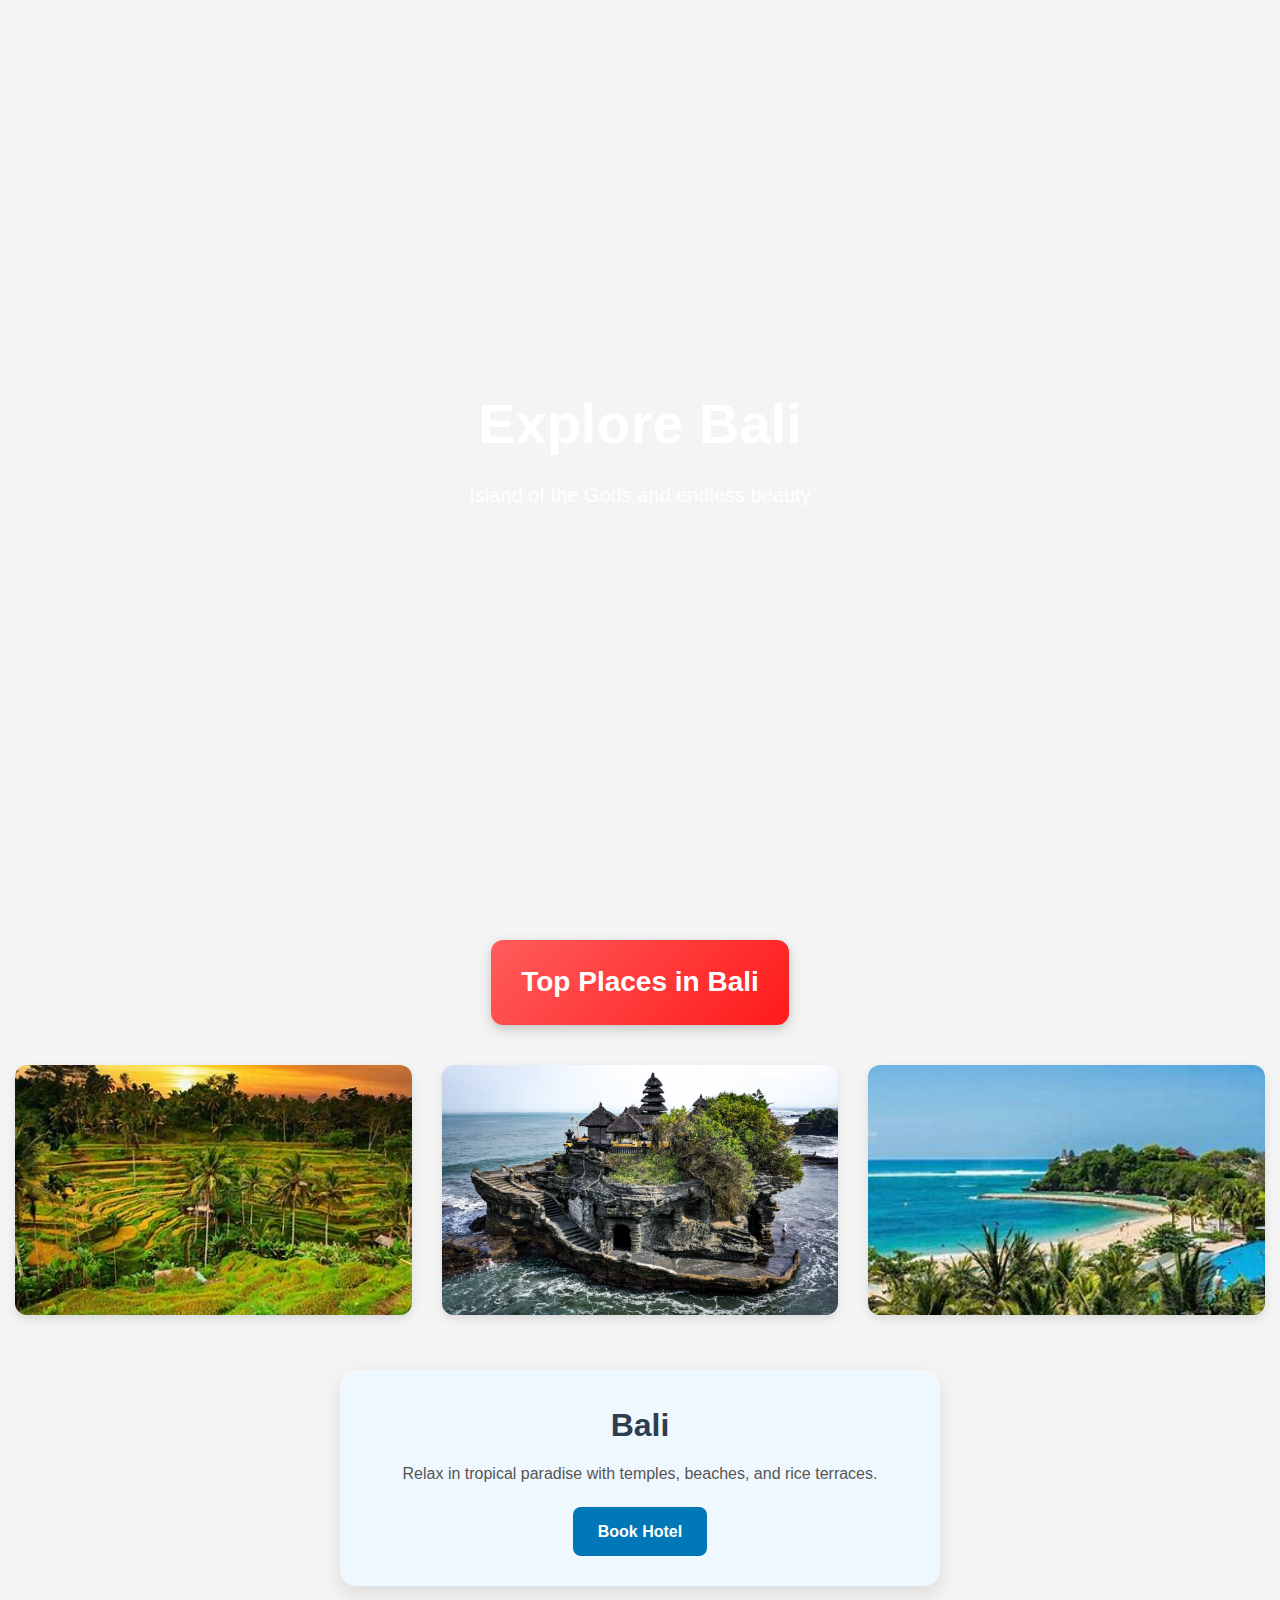
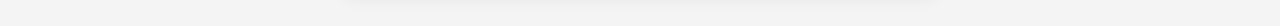
<file: bali.html>
<!DOCTYPE html>
<html lang="en">
<head>
  <meta charset="UTF-8" />
  <meta name="viewport" content="width=device-width, initial-scale=1.0"/>
  <title>Bali - TRAVELO</title>
  <link rel="stylesheet" href="style.css" />
</head>
<body>
  <section class="hero" style="background-image: url('https://insiderjourneys.com.au/wp-content/uploads/2020/01/Indonesia-Bali-pura-ulun-danu-bratan-temple-shutterstock_638432449-1920.jpg');">
    <h1>Explore Bali</h1>
    <p>Island of the Gods and endless beauty</p>
  </section>

  <section class="destinations">
    <div class="section-title-box">
    <h2>Top Places in Bali</h2>
    </div>
    <div class="destination-grid">
      <div class="destination-card">
        <img src="images/bali1.jpg" alt="Ubud Rice Terraces" />
        <div class="destination-overlay">
          <h4>Ubud Rice Terraces</h4>
        <p>Stunning green rice fields and traditional Balinese culture in the heart of Bali.</p>
        </div>
      </div>

      <div class="destination-card">
        <img src="images/bali2.jpg" alt="Tanah Lot Temple" />
        <div class="destination-overlay">
        <h4>Tanah Lot Temple</h4>
        <p>An iconic sea temple perched on a rock, best viewed at sunset.</p>
      </div></div>

      <div class="destination-card">
        <img src="images/bali3.jpg" alt="Bali Beaches" />
        <div class="destination-overlay">
        <h4>Bali Beaches</h4>
        <p>Famous for surfing, sunbathing, and vibrant nightlife – from Kuta to Seminyak.</p>
        </div>
      </div>
    </div>
  </section>
  <div class="destination-details">
    <h2>Bali</h2>
    <p>Relax in tropical paradise with temples, beaches, and rice terraces.</p>
    <a href="hotel.html?destination=Bali" class="book-hotel-btn">Book Hotel</a>
  </div>
</body>
</html>
</file>
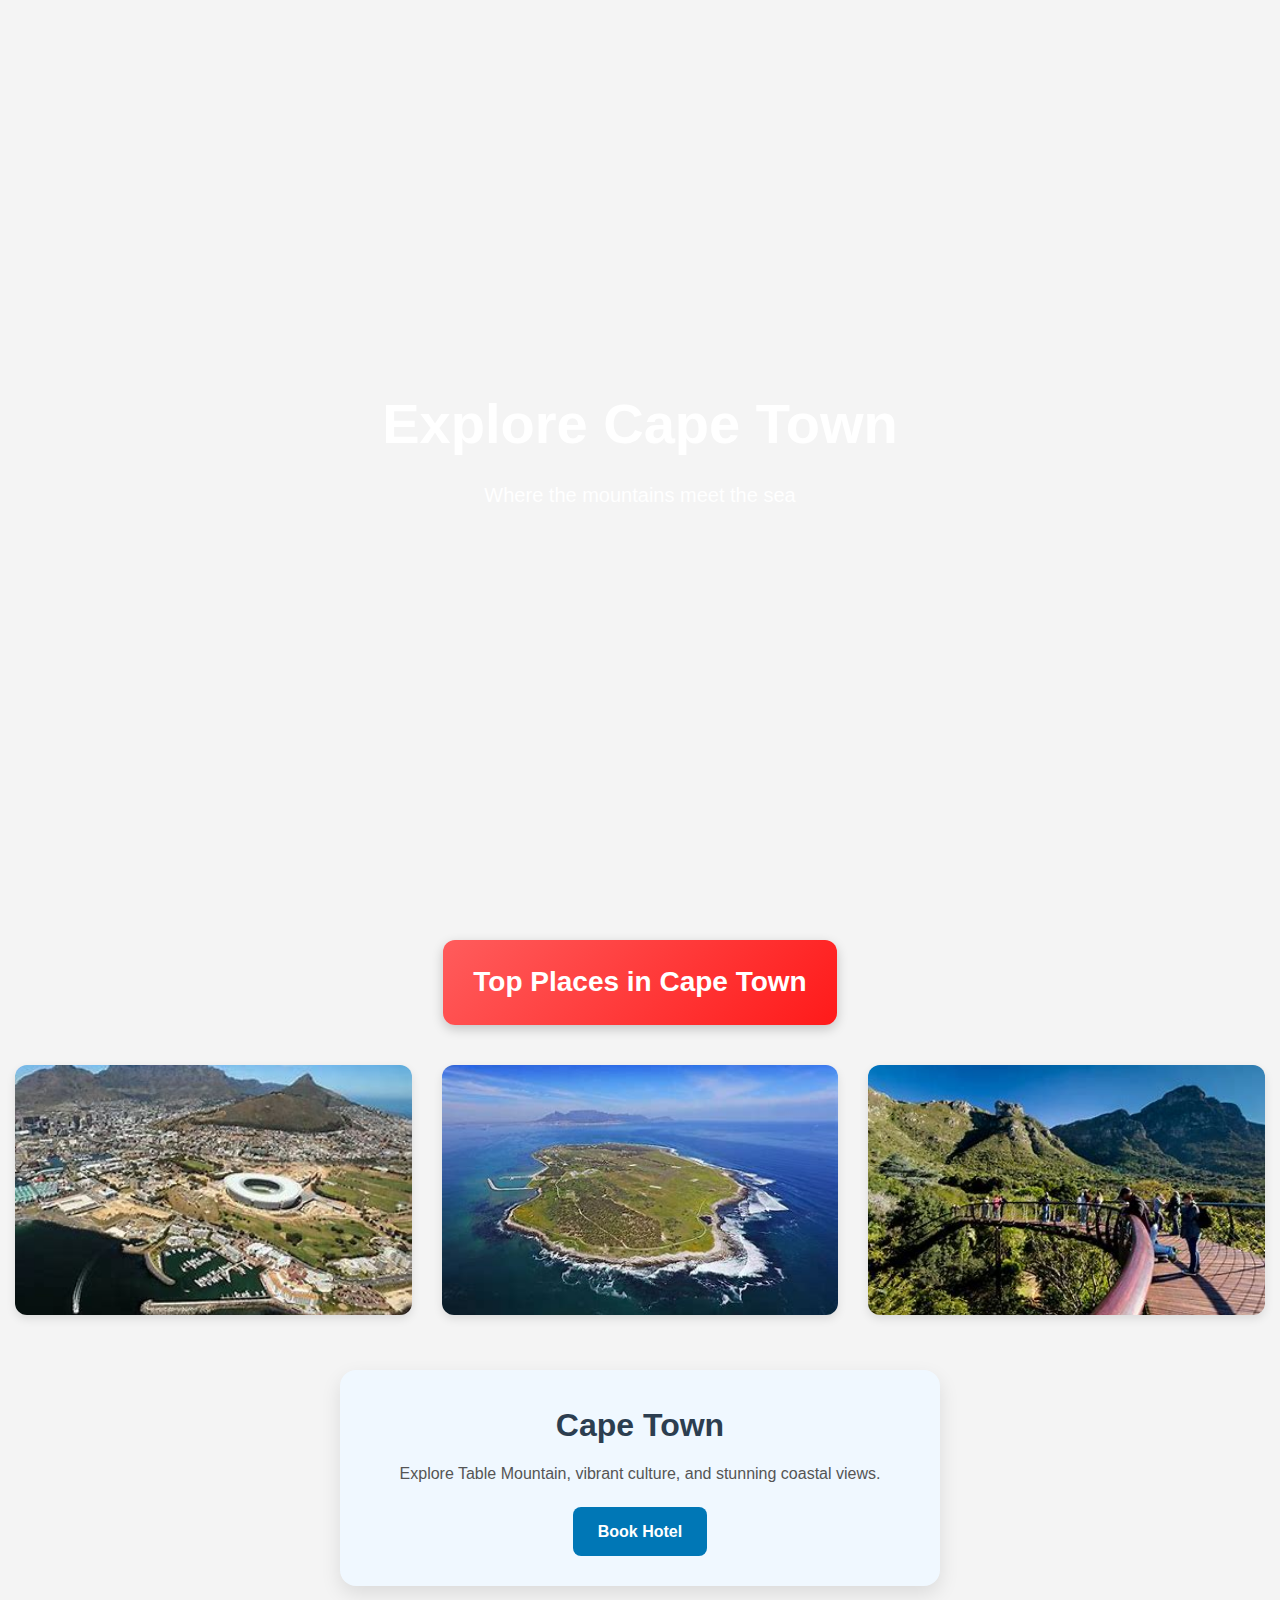
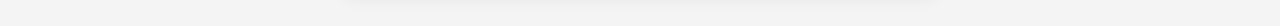
<file: capetown.html>
<!DOCTYPE html>
<html lang="en">
<head>
  <meta charset="UTF-8" />
  <meta name="viewport" content="width=device-width, initial-scale=1.0"/>
  <title>Cape Town - TRAVELO</title>
  <link rel="stylesheet" href="style.css" />
</head>
<body>
  <section class="hero" style="background-image: url('https://www.pentrental.com/wp-content/uploads/2019/06/Cape_Town-2048x1365.jpg');">
    <h1>Explore Cape Town</h1>
    <p>Where the mountains meet the sea</p>
  </section>

  <section class="destinations">
    <div class="section-title-box">
    <h2>Top Places in Cape Town</h2>
    </div>
    <div class="destination-grid">
      <div class="destination-card">
        <img src="images/capetown1.jpg" />
        <div class="destination-overlay">
        <h4>Table Mountain</h4>
        <p>Iconic flat-topped mountain offering panoramic views of the city and coastline.</p>
     </div> 
    </div>
      

      <div class="destination-card">
        <img src="images/capetown2.jpg" />
        <div class="destination-overlay">
        <h4>Robben Island</h4>
        <p>Historical island where Nelson Mandela was imprisoned for 18 years.</p>
      </div></div>

      <div class="destination-card">
        <img src="images/capetown3.jpg" />
        <div class="destination-overlay">
        <h4>Kirstenbosch Gardens</h4>
        <p>One of the world's most beautiful botanical gardens, located at the foot of Table Mountain.</p>
      </div></div>
    </div>
  </section>
  <div class="destination-details">
    <h2>Cape Town</h2>
    <p>Explore Table Mountain, vibrant culture, and stunning coastal views.</p>
    <a href="hotel.html?destination=CapeTown" class="book-hotel-btn">Book Hotel</a>
  </div>
</body>
</html>
</file>
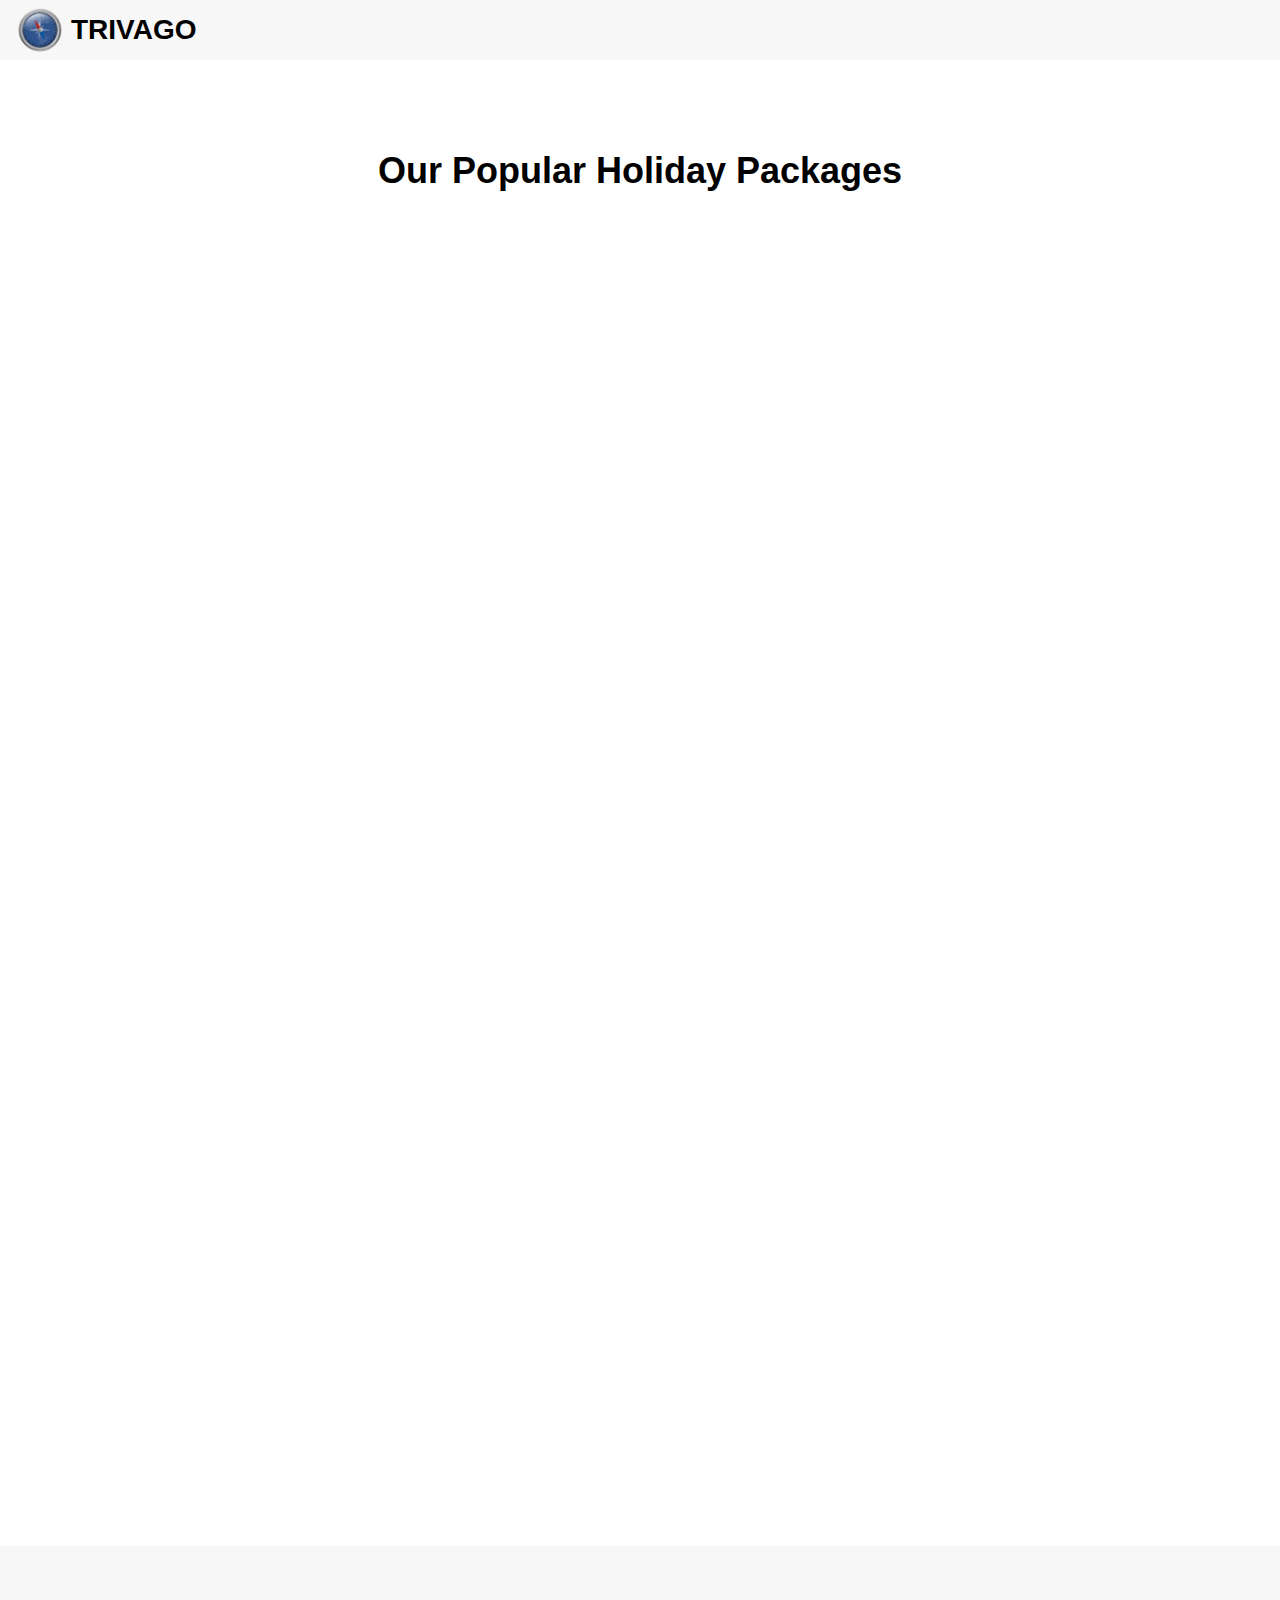
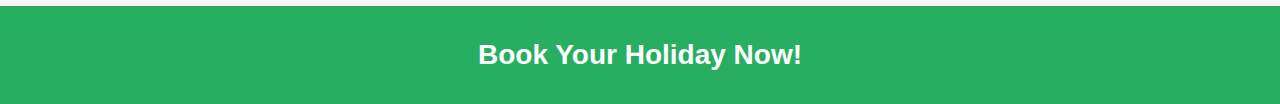
<file: holiday.html>
<html>
    <head>
        <title>holiday section</title>
        <link rel="stylesheet" href="holiday.css" />
    </head>
<body>
     <!-- Logo -->
<div class="topbar" id="topbar">
    <div class="logo">  
      <img src="images/logo.jpg" alt="logo"> <span>TRIVAGO</span>
    </div>
  </div>

<!-- Holiday Packages Section -->
<section id="holiday-packages">
    <div class="container">
      <h2 class="section-title">Our Popular Holiday Packages</h2>
      <div class="package-cards">
        <!-- Package 1 -->
        <div class="package-card">
          <div class="package-image">
            <img src="images/maldives.jpg" alt="Maldives">
          </div>
          <div class="package-info">
            <h3 class="package-name">Romantic Getaway in Maldives</h3>
            <p class="duration">5 Days / 4 Nights</p>
            <ul class="inclusions">
              <li>✈️ Flights</li>
              <li>🏨 4-Star Resort</li>
              <li>🍽️ Breakfast & Dinner</li>
              <li>🚐 Airport Transfers</li>
              <li>🧭 Guided Tours</li>
              <li>🎟️ Entry Tickets</li>
            </ul>
            <p class="price">Starting From: ₹1,10,000</p>
            <button class="btn" onclick="openModal('Romantic Getaway in Maldives')">Book Now</button>

          </div>
        </div>
  
        <!-- Package 2 -->
        <div class="package-card">
          <div class="package-image">
            <img src="images/adventure.jpg" alt="Adventure Trek">
          </div>
          <div class="package-info">
            <h3 class="package-name">Adventure Trek in Himachal</h3>
            <p class="duration">7 Days / 6 Nights</p>
            <ul class="inclusions">
              <li>✈️ Flights</li>
              <li>🏨 3-Star Hotels</li>
              <li>🍽️ Breakfast & Dinner</li>
              <li>🚐 Transfers</li>
              <li>🧭 Guided Tours</li>
              <li>🎟️ Trekking Gear</li>
            </ul>
            <p class="price">Starting From: ₹98,000</p>
            <button class="btn" onclick="openModal('Adventure Trek in Himachal')">Book Now</button>

          </div>
        </div>
  
        <!-- Package 3 -->
        <div class="package-card">
          <div class="package-image">
            <img src="images/europe-tour.jpg" alt="Europe Tour">
          </div>
          <div class="package-info">
            <h3 class="package-name">Explore Europe - 10 Days Tour</h3>
            <p class="duration">10 Days / 9 Nights</p>
            <ul class="inclusions">
              <li>✈️ Flights</li>
              <li>🏨 4-Star Hotels</li>
              <li>🍽️ Breakfast & Dinner</li>
              <li>🧭 City Tours</li>
              <li>🚐 All Transfers</li>
              <li>🎟️ Museum Tickets</li>
            </ul>
            <p class="price">Starting From: ₹2,80,000</p>
            <button class="btn" onclick="openModal('Explore Europe - 10 Days Tour')">Book Now</button>
          </div>
        </div>
  
        <!-- Package 4 -->
        <div class="package-card">
          <div class="package-image">
            <img src="images/japan-tour.jpg" alt="Japan Tour">
          </div>
          <div class="package-info">
            <h3 class="package-name">Cultural Japan Tour</h3>
            <p class="duration">8 Days / 7 Nights</p>
            <ul class="inclusions">
              <li>✈️ Flights</li>
              <li>🏨 5-Star Hotels</li>
              <li>🍽️ Breakfast & Dinner</li>
              <li>🧭 Cultural Experience</li>
              <li>🚐 Transfers Included</li>
            </ul>
            <p class="price">Starting From: ₹3,24,000</p>
            <button class="btn" onclick="openModal('Cultural Japan Tour')">Book Now</button>
          </div>
        </div>
  
        <!-- Package 5 -->
        <div class="package-card">
          <div class="package-image">
            <img src="images/safari.jpg" alt="Safari Tour">
          </div>
          <div class="package-info">
            <h3 class="package-name">African Safari Adventure</h3>
            <p class="duration">6 Days / 5 Nights</p>
            <ul class="inclusions">
              <li>✈️ Flights</li>
              <li>🏨 5-Star Resorts</li>
              <li>🍽️ Full Meals Included</li>
              <li>🧭 Safari Tours</li>
              <li>🎟️ Animal Sightseeing</li>
            </ul>
            <p class="price">Starting From: ₹2,09,000</p>
            <button class="btn" onclick="openModal('African Safari Adventure')">Book Now</button>
          </div>
        </div>
  
        <!-- Package 6 -->
        <div class="package-card">
          <div class="package-image">
            <img src="images/asia-tour.jpg" alt="Asia Tour">
          </div>
          <div class="package-info">
            <h3 class="package-name">Asian Cultural Exploration</h3>
            <p class="duration">9 Days / 8 Nights</p>
            <ul class="inclusions">
              <li>✈️ Flights</li>
              <li>🏨 4-Star Hotels</li>
              <li>🍽️ Breakfast & Dinner</li>
              <li>🧭 Guided Tours</li>
              <li>🎟️ Heritage Sites Tickets</li>
            </ul>
            <p class="price">Starting From: ₹1,49,990</p>
            <button class="btn" onclick="openModal('Asian Cultural Exploration')">Book Now</button>
          </div>
        </div>
      </div>
    </div>
  </section>
  
  <!-- Book Now Section -->
  <section id="book-now">
    <h3>Book Your Holiday Now!</h3>
  </section>
  
  <!-- Modal -->
  <div id="bookingModal" class="modal">
    <div class="modal-content">
      <span class="close-btn" onclick="closeModal()">&times;</span>
      <h2>Book Your Package</h2>
      <form onsubmit="submitBooking(event)">
        <input type="text" id="packageName" readonly />
        <input type="text" placeholder="Your Name" required />
        <input type="email" placeholder="Your Email" required />
        <input type="tel" placeholder="Phone Number" required />
        <input type="number" placeholder="Number of People" required />
        <input type="date" required />
        <textarea placeholder="Message (Optional)" rows="3"></textarea>
        <button type="submit" class="submit-btn">Submit</button>
        <div class="success-msg" id="successMsg"></div>
      </form>
    </div>
  </div>

  
  <script>
      // Optional: Smooth Scroll for "Book Now" button
  document.querySelector('.btn').addEventListener('click', function (e) {
    e.preventDefault();
    document.querySelector('#book-now').scrollIntoView({ behavior: 'smooth' });
  });
  
  function openModal(packageName) {
      document.getElementById('packageName').value = packageName;
      document.getElementById('bookingModal').style.display = 'block';
      document.getElementById('successMsg').innerText = '';
    }

    function closeModal() {
      document.getElementById('bookingModal').style.display = 'none';
    }

    function submitBooking(event) {
      event.preventDefault();
      document.getElementById('successMsg').innerText = '✅ Booking submitted successfully!';
      setTimeout(closeModal, 2500);
    }

    // Optional: Close modal on outside click
    window.onclick = function(event) {
      const modal = document.getElementById('bookingModal');
      if (event.target === modal) {
        closeModal();
      }
    }
  </script>  
</body>
</html>
</file>
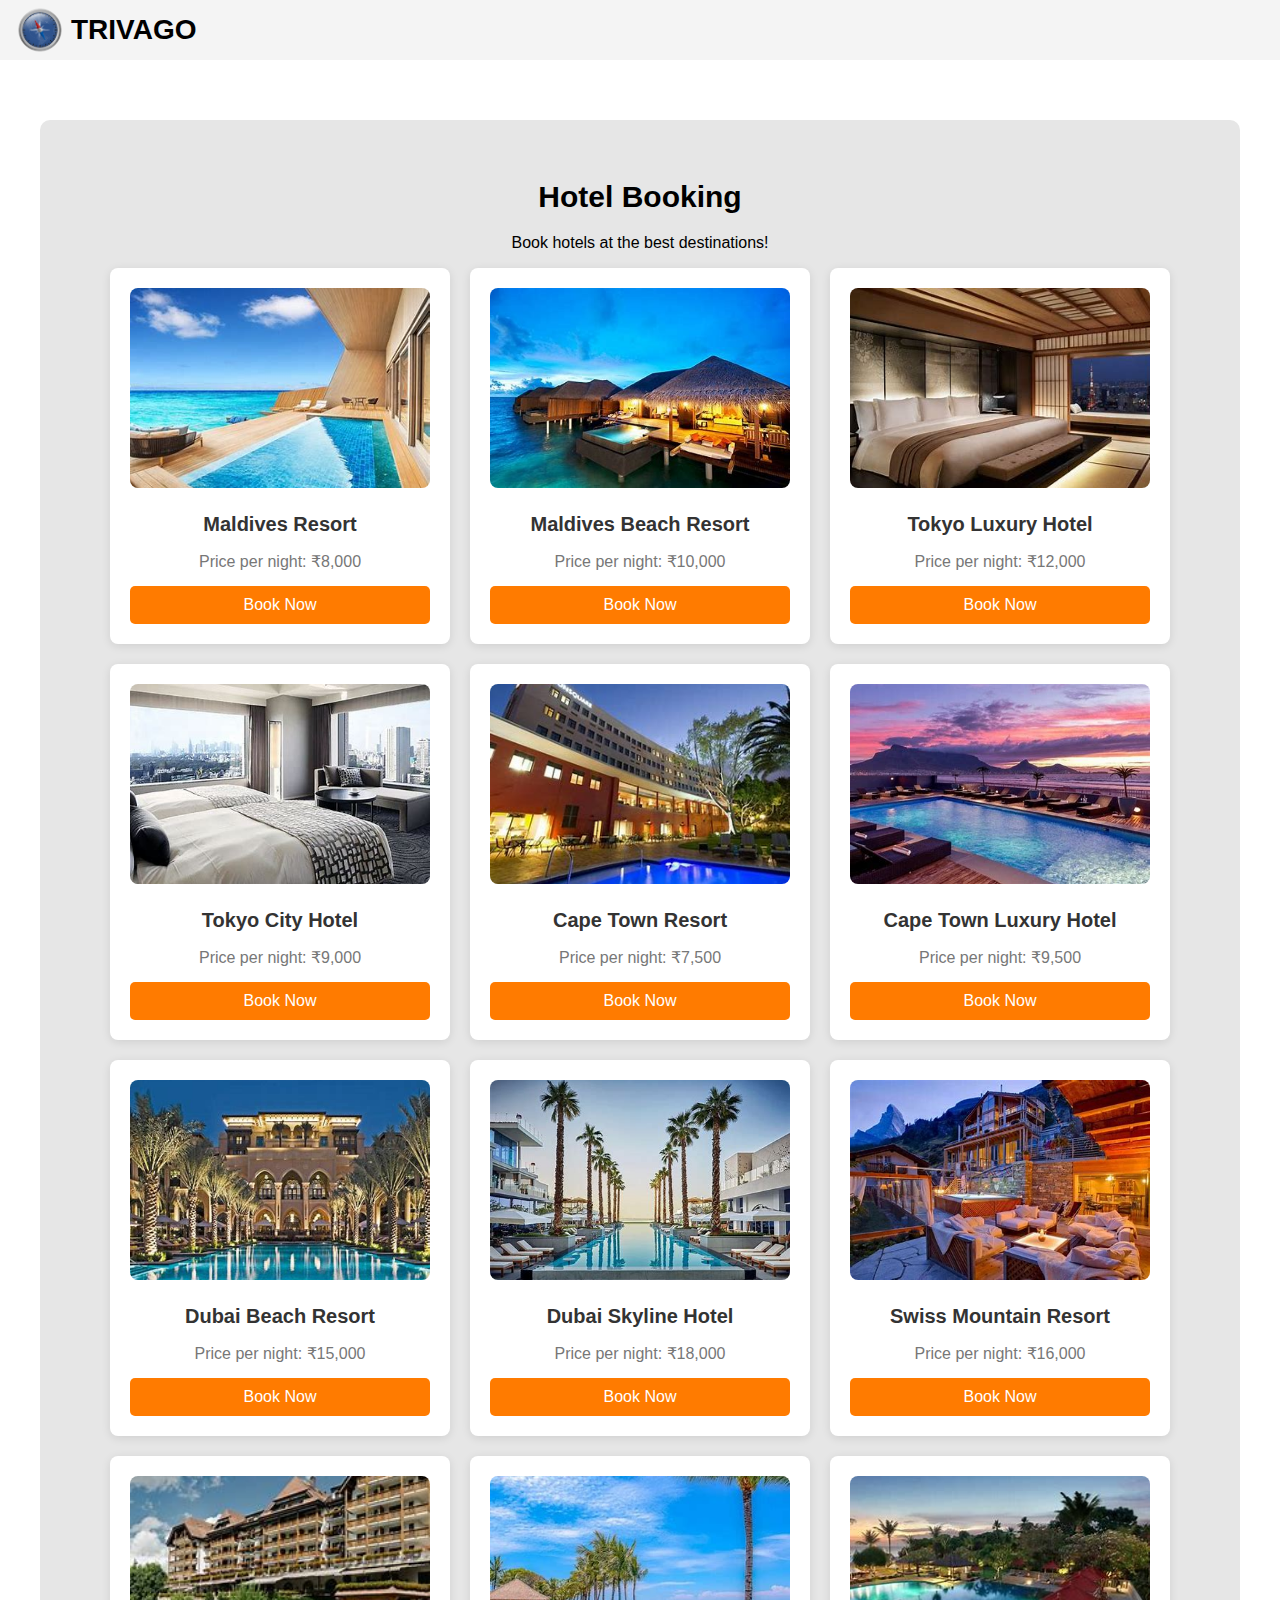
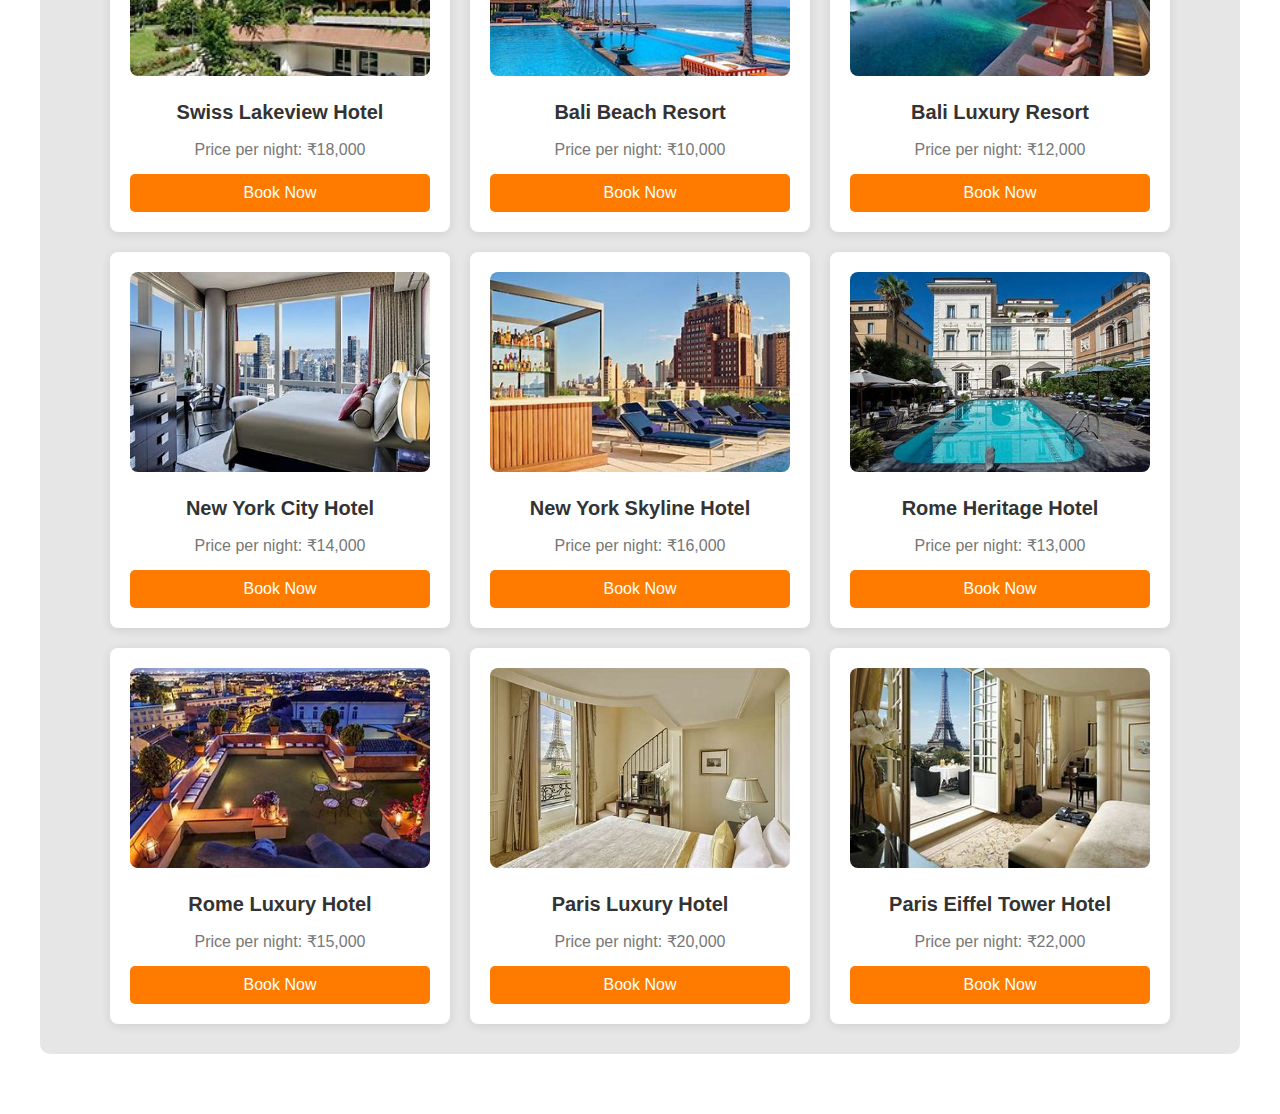
<file: hotel.html>
<html>
<head>
  <title>Hotel Booking</title>
  <link rel="stylesheet" href="hotel.css" />
</head>
  <body>
    <!-- Logo -->
<div class="topbar" id="topbar">
  <div class="logo">  
    <img src="images/logo.jpg" alt="logo"> <span>TRIVAGO</span>
  </div>
</div>
    <section id="services">
      <!-- Hotel Booking Section -->
      <div class="service-card" id="hotel-booking">
        <h3>Hotel Booking</h3>
        <p class="new">Book hotels at the best destinations!</p>
    
        <div class="hotel-container">
    
          <!-- Maldives Hotels -->
          <div class="hotel-card">
            <img src="images/hotel1-maldives.jpg" alt="Maldives Resort">
            <h4>Maldives Resort</h4>
            <p>Price per night: ₹8,000</p>
            <button onclick="openBookingForm('Maldives Resort', 8000)">Book Now</button>
          </div>
          <div class="hotel-card">
            <img src="images/hotel2-maldives.jpg" alt="Maldives Beach Resort">
            <h4>Maldives Beach Resort</h4>
            <p>Price per night: ₹10,000</p>
            <button onclick="openBookingForm('Maldives Beach Resort', 10000)">Book Now</button>
          </div>
    
          <!-- Tokyo Hotels -->
          <div class="hotel-card">
            <img src="images/hotel1-tokyo.jpg" alt="Tokyo Luxury Hotel">
            <h4>Tokyo Luxury Hotel</h4>
            <p>Price per night: ₹12,000</p>
            <button onclick="openBookingForm('Tokyo Luxury Hotel', 12000)">Book Now</button>
          </div>
          <div class="hotel-card">
            <img src="images/hotel2-tokyo.jpg" alt="Tokyo City Hotel">
            <h4>Tokyo City Hotel</h4>
            <p>Price per night: ₹9,000</p>
            <button onclick="openBookingForm('Tokyo City Hotel', 9000)">Book Now</button>
          </div>
    
          <!-- Cape Town Hotels -->
          <div class="hotel-card">
            <img src="images/hotel1-capetown.jpg" alt="Cape Town Resort">
            <h4>Cape Town Resort</h4>
            <p>Price per night: ₹7,500</p>
            <button onclick="openBookingForm('Cape Town Resort', 7500)">Book Now</button>
          </div>
          <div class="hotel-card">
            <img src="images/hotel2-capetown.jpg" alt="Cape Town Luxury Hotel">
            <h4>Cape Town Luxury Hotel</h4>
            <p>Price per night: ₹9,500</p>
            <button onclick="openBookingForm('Cape Town Luxury Hotel', 9500)">Book Now</button>
          </div>
    
          <!-- Dubai Hotels -->
          <div class="hotel-card">
            <img src="images/hotel1-dubai.jpg" alt="Dubai Beach Resort">
            <h4>Dubai Beach Resort</h4>
            <p>Price per night: ₹15,000</p>
            <button onclick="openBookingForm('Dubai Beach Resort', 15000)">Book Now</button>
          </div>
          <div class="hotel-card">
            <img src="images/hotel2-dubai.jpg" alt="Dubai Skyline Hotel">
            <h4>Dubai Skyline Hotel</h4>
            <p>Price per night: ₹18,000</p>
            <button onclick="openBookingForm('Dubai Skyline Hotel', 18000)">Book Now</button>
          </div>
    
          <!-- Switzerland Hotels -->
          <div class="hotel-card">
            <img src="images/hotel1-switzerland.jpg" alt="Swiss Mountain Resort">
            <h4>Swiss Mountain Resort</h4>
            <p>Price per night: ₹16,000</p>
            <button onclick="openBookingForm('Swiss Mountain Resort', 16000)">Book Now</button>
          </div>
          <div class="hotel-card">
            <img src="images/hotel2-switzerland.jpg" alt="Swiss Lakeview Hotel">
            <h4>Swiss Lakeview Hotel</h4>
            <p>Price per night: ₹18,000</p>
            <button onclick="openBookingForm('Swiss Lakeview Hotel', 18000)">Book Now</button>
          </div>
    
          <!-- Bali Hotels -->
          <div class="hotel-card">
            <img src="images/hotel1-bali.jpg" alt="Bali Beach Resort">
            <h4>Bali Beach Resort</h4>
            <p>Price per night: ₹10,000</p>
            <button onclick="openBookingForm('Bali Beach Resort', 10000)">Book Now</button>
          </div>
          <div class="hotel-card">
            <img src="images/hotel2-bali.jpg" alt="Bali Luxury Resort">
            <h4>Bali Luxury Resort</h4>
            <p>Price per night: ₹12,000</p>
            <button onclick="openBookingForm('Bali Luxury Resort', 12000)">Book Now</button>
          </div>
    
          <!-- New York Hotels -->
          <div class="hotel-card">
            <img src="images/hotel1-newyork.jpg" alt="New York City Hotel">
            <h4>New York City Hotel</h4>
            <p>Price per night: ₹14,000</p>
            <button onclick="openBookingForm('New York City Hotel', 14000)">Book Now</button>
          </div>
          <div class="hotel-card">
            <img src="images/hotel2-newyork.jpg" alt="New York Skyline Hotel">
            <h4>New York Skyline Hotel</h4>
            <p>Price per night: ₹16,000</p>
            <button onclick="openBookingForm('New York Skyline Hotel', 16000)">Book Now</button>
          </div>
    
          <!-- Rome Hotels -->
          <div class="hotel-card">
            <img src="images/hotel1-rome.jpg" alt="Rome Heritage Hotel">
            <h4>Rome Heritage Hotel</h4>
            <p>Price per night: ₹13,000</p>
            <button onclick="openBookingForm('Rome Heritage Hotel', 13000)">Book Now</button>
          </div>
          <div class="hotel-card">
            <img src="images/hotel2-rome.jpg" alt="Rome Luxury Hotel">
            <h4>Rome Luxury Hotel</h4>
            <p>Price per night: ₹15,000</p>
            <button onclick="openBookingForm('Rome Luxury Hotel', 15000)">Book Now</button>
          </div>
    
          <!-- Paris Hotels -->
          <div class="hotel-card">
            <img src="images/hotel1-paris.jpg" alt="Paris Luxury Hotel">
            <h4>Paris Luxury Hotel</h4>
            <p>Price per night: ₹20,000</p>
            <button onclick="openBookingForm('Paris Luxury Hotel', 20000)">Book Now</button>
          </div>
          <div class="hotel-card">
            <img src="images/hotel2-paris.jpg" alt="Paris Eiffel Tower Hotel">
            <h4>Paris Eiffel Tower Hotel</h4>
            <p>Price per night: ₹22,000</p>
            <button onclick="openBookingForm('Paris Eiffel Tower Hotel', 22000)">Book Now</button>
          </div>
        </div>
      </div>
    </section>
    
    <!-- Popup Booking Form -->
    <div id="bookingForm" class="booking-form" style="display: none;">
      <h3>Book Your Stay at <span id="hotel-name"></span></h3>
      <form id="hotelForm">
        <label for="checkin">Check-In Date:</label>
        <input type="date" id="checkin" required />

        <label for="checkout">Check-Out Date:</label>
        <input type="date" id="checkout" required />

        <label for="guests">Number of Guests:</label>
        <input type="number" id="guests" min="1" value="1" required />

        <div id="totalPrice">Total Price: ₹0</div>

        <button type="submit" class="confirm-booking">Confirm Booking</button>
        <button type="button" class="cancel-booking" onclick="closeBookingForm()">Cancel</button>
      </form>
    </div>
    
    <script>
      let selectedHotel = '';
      let pricePerNight = 0;

      // Function to open booking form for selected hotel
      function openBookingForm(hotelName, price) {
        selectedHotel = hotelName;
        pricePerNight = price;

        // Update the hotel name in the booking form
        document.getElementById('hotel-name').textContent = hotelName;

        // Show the booking form
        document.getElementById('bookingForm').style.display = 'block';
      }
      
        // Function to format the date as dd/mm/yyyy
        function formatDate(date) {
        const d = new Date(date);
        const day = String(d.getDate()).padStart(2, '0');
        const month = String(d.getMonth() + 1).padStart(2, '0');
        const year = d.getFullYear();
        return `${day}/${month}/${year}`;
        }

      // Function to calculate the total price
      function calculateTotalPrice() {
        const checkinDate = document.getElementById('checkin').value;
        const checkoutDate = document.getElementById('checkout').value;

        if (checkinDate && checkoutDate) {
          const checkin = new Date(checkinDate);
          const checkout = new Date(checkoutDate);
          const nightDifference = (checkout - checkin) / (1000 * 3600 * 24);
          const totalPrice = nightDifference * pricePerNight;

          // Display total price
          document.getElementById('totalPrice').innerHTML = `Total Price for ${nightDifference} night(s): ₹${totalPrice}`;
        } else {
          document.getElementById('totalPrice').innerHTML = `Total Price: ₹0`;
        }
      }

      // Event listener for form changes to calculate price
      document.getElementById('checkin').addEventListener('change', calculateTotalPrice);
      document.getElementById('checkout').addEventListener('change', calculateTotalPrice);

      // Event listener for form submission
      document.getElementById('hotelForm').addEventListener('submit', function (e) {
        e.preventDefault(); // Prevent form submission

        const checkinDate = document.getElementById('checkin').value;
        const checkoutDate = document.getElementById('checkout').value;
        const guests = document.getElementById('guests').value;

        if (checkinDate && checkoutDate) {
          const checkin = new Date(checkinDate);
          const checkout = new Date(checkoutDate);
          const nightDifference = (checkout - checkin) / (1000 * 3600 * 24);
          const totalPrice = nightDifference * pricePerNight;

          alert(`Booking Confirmed!\nHotel: ${selectedHotel}\nTotal Price: ₹${totalPrice} for ${nightDifference} night(s)\nGuests: ${guests}`);
          closeBookingForm(); // Close form after booking
        } else {
          alert('Please select valid check-in and check-out dates.');
        }
      });
      // Function to format the date as dd/mm/yyyy
function formatDate(date) {
  const d = new Date(date);
  const day = String(d.getDate()).padStart(2, '0');
  const month = String(d.getMonth() + 1).padStart(2, '0');
  const year = d.getFullYear();
  return `${day}/${month}/${year}`;
}

// Function to update the date display on the booking form
function updateDateDisplay() {
  const checkinDate = document.getElementById('checkin').value;
  const checkoutDate = document.getElementById('checkout').value;

  // If check-in date is selected, format and display it
  if (checkinDate) {
    const formattedCheckin = formatDate(checkinDate);
    document.getElementById('checkin-display').textContent = `Check-In Date: ${formattedCheckin}`;
  }

  // If check-out date is selected, format and display it
  if (checkoutDate) {
    const formattedCheckout = formatDate(checkoutDate);
    document.getElementById('checkout-display').textContent = `Check-Out Date: ${formattedCheckout}`;
  }

  calculateTotalPrice(); // Recalculate total price after date change
}

// Event listeners to update the displayed date when the user selects a new date
document.getElementById('checkin').addEventListener('change', updateDateDisplay);
document.getElementById('checkout').addEventListener('change', updateDateDisplay);


      // Function to close the booking form
      function closeBookingForm() {
        document.getElementById('bookingForm').style.display = 'none';
      }
    </script>
    
  </body>
</html>
</file>
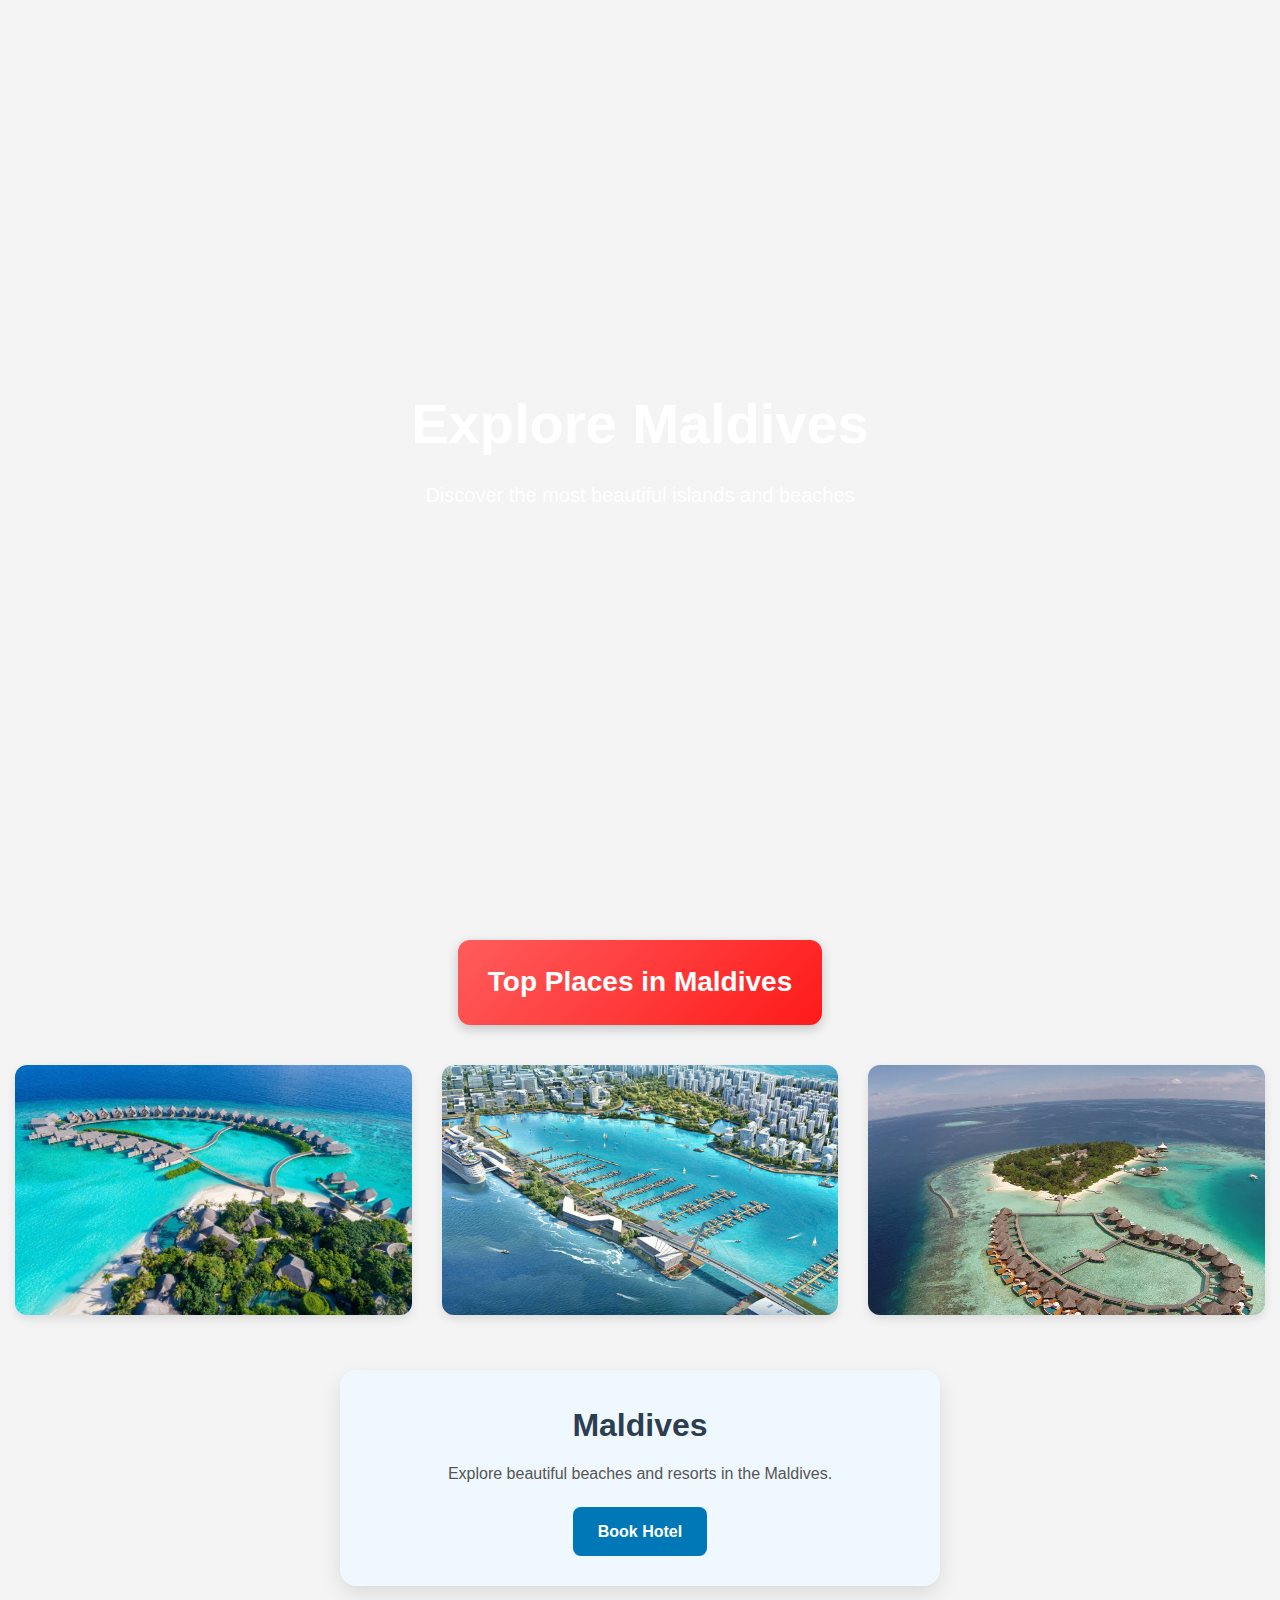
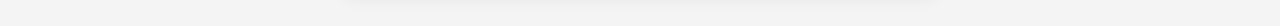
<file: maldives.html>
<!DOCTYPE html>
<html lang="en">
<head>
  <meta charset="UTF-8">
  <title>Maldives - Places to Visit</title>
  <link rel="stylesheet" href="style.css">
</head>
<body>

  <section class="hero" style="background: url('https://www.fodors.com/wp-content/uploads/2019/01/Maldives2.gif') center center / cover no-repeat;">
    <h1>Explore Maldives</h1>
    <p>Discover the most beautiful islands and beaches</p>
  </section>

  <section class="places">
    <div class="section-title-box">
    <h2>Top Places in Maldives</h2>
    </div>
    <div class="destination-grid">
      <div class="destination-card">
        <img src="images/maldives1.jpg" alt="Male City">
        <div class="destination-overlay">
        <h4>Baa Atola</h4>
        <p>The capital city full of culture and history.</p>
      </div></div>
      <div class="destination-card">
        <img src="images/maldives2.jpg" alt="Hulhumale Island">
        <div class="destination-overlay">
        <h4>Hulhumale Island</h4>
        <p>A man-made island perfect for relaxation and water sports.</p>
      </div></div>
      <div class="destination-card">
        <img src="images/maldives3.jpg" alt="Baros Island">
        <div class="destination-overlay">
        <h4>Baros Island</h4>
        <p>Known for luxurious resorts and coral reefs.</p>
      </div></div>
    </div>
  </section>

  <div class="destination-details">
    <h2>Maldives</h2>
    <p>Explore beautiful beaches and resorts in the Maldives.</p>
    <a href="hotel.html?destination=Maldives" class="book-hotel-btn">Book Hotel</a>
  </div>
  
</body>
</html>
</file>
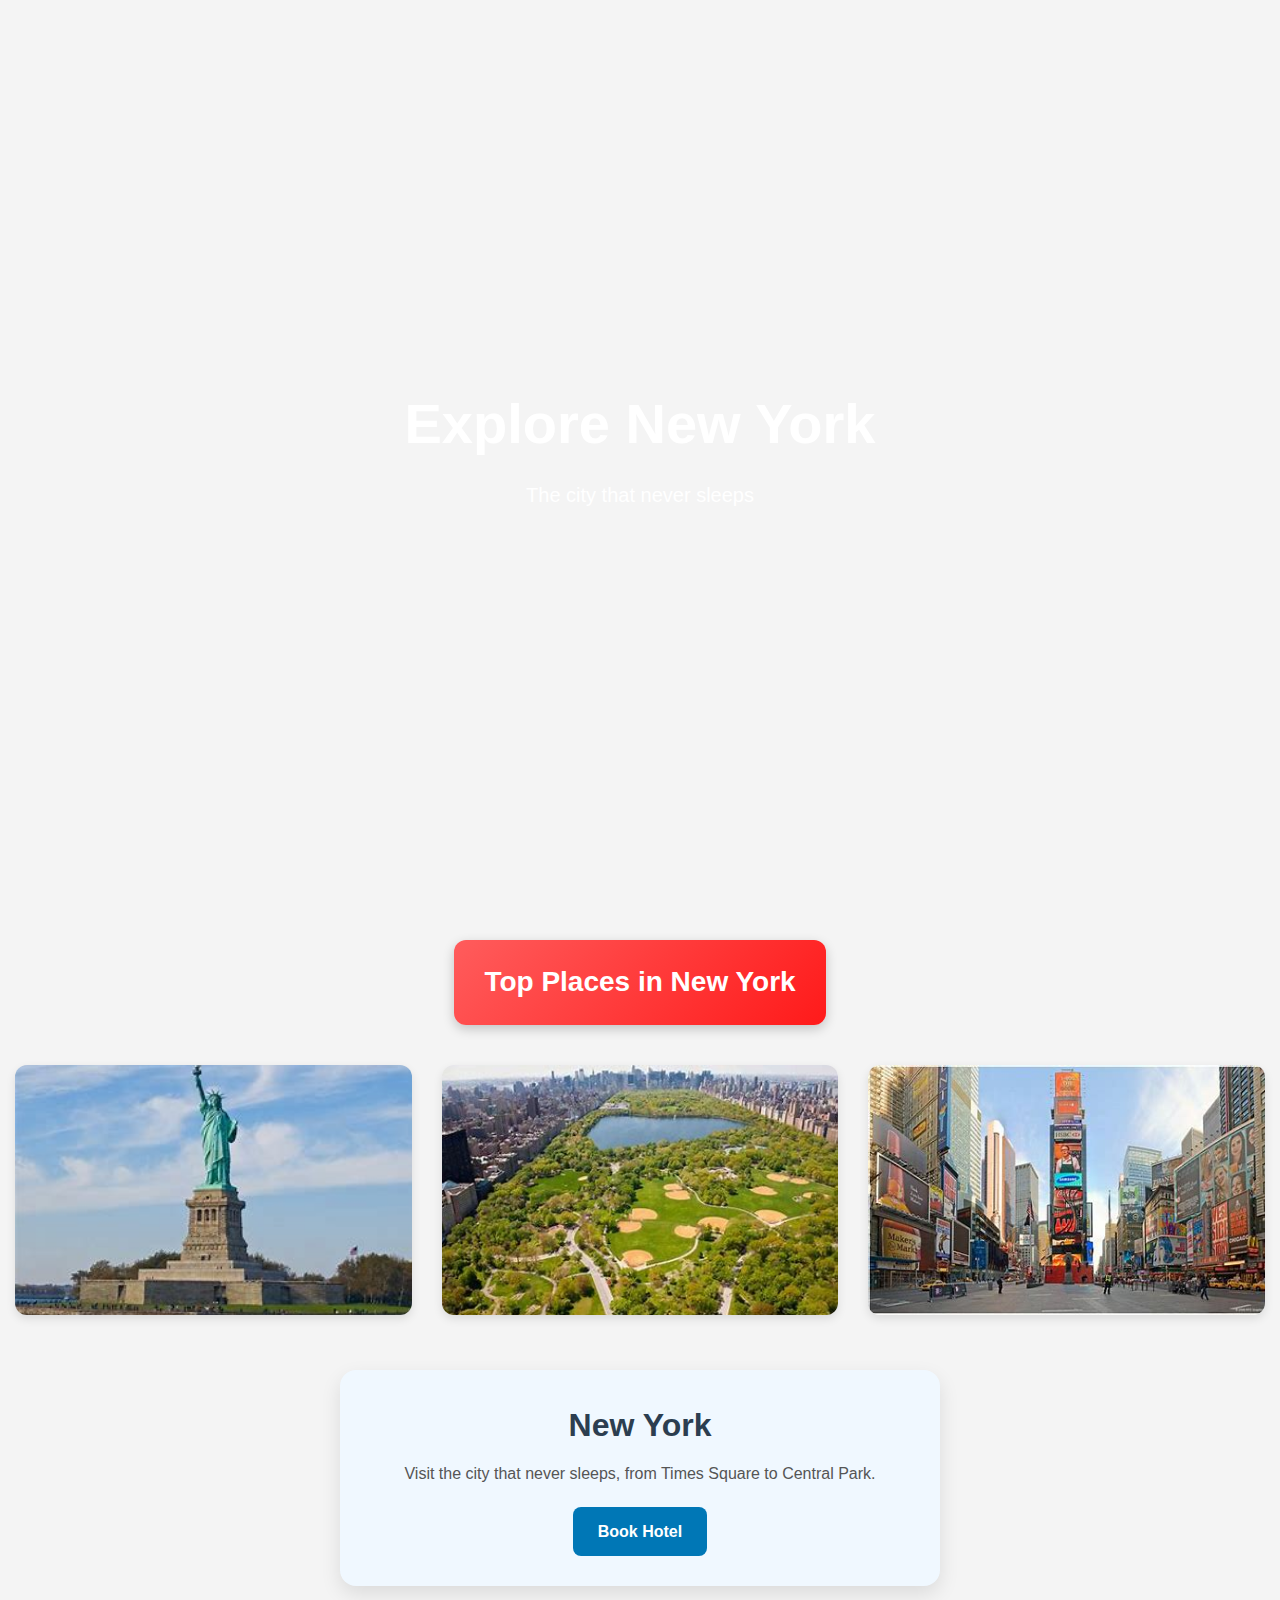
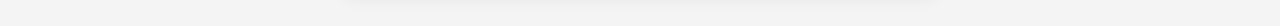
<file: newyork.html>
<!DOCTYPE html>
<html lang="en">
<head>
  <meta charset="UTF-8" />
  <meta name="viewport" content="width=device-width, initial-scale=1.0"/>
  <title>New York - TRAVELO</title>
  <link rel="stylesheet" href="style.css" />
</head>
<body>
  <section class="hero" style="background-image: url('https://wallup.net/wp-content/uploads/2017/03/28/344582-architecture-building-cityscape-city-clouds-evening-USA-New_York_City-Empire_State_Building-skyscraper-sunset-Manhattan-long_exposure-water-window-cranes_machine-bridge.jpg');">
    <h1>Explore New York</h1>
    <p>The city that never sleeps</p>
  </section>

  <section class="destinations">
    <div class="section-title-box">
    <h2>Top Places in New York</h2>
    </div>
    <div class="destination-grid">
      <div class="destination-card">
        <img src="images/newyork1.jpg" />
        <div class="destination-overlay">
        <h4>Statue of Liberty</h4>
        <p>The iconic symbol of freedom and a must-see on Liberty Island.</p>
      </div></div>

      <div class="destination-card">
        <img src="images/newyork2.jpg" />
        <div class="destination-overlay">
        <h4>Central Park</h4>
        <p>A vast green oasis in the heart of Manhattan offering peaceful walks and boating.</p>
      </div></div>

      <div class="destination-card">
        <img src="images/newyork3.jpg" />
        <div class="destination-overlay">
        <h4>Times Square</h4>
        <p>Famous for its bright lights, theaters, and 24/7 energy in Midtown Manhattan.</p>
      </div></div>
    </div>
  </section>
  <div class="destination-details">
    <h2>New York</h2>
    <p>Visit the city that never sleeps, from Times Square to Central Park.</p>
    <a href="hotel.html?destination=NewYork" class="book-hotel-btn">Book Hotel</a>
  </div>
</body>
</html>
</file>
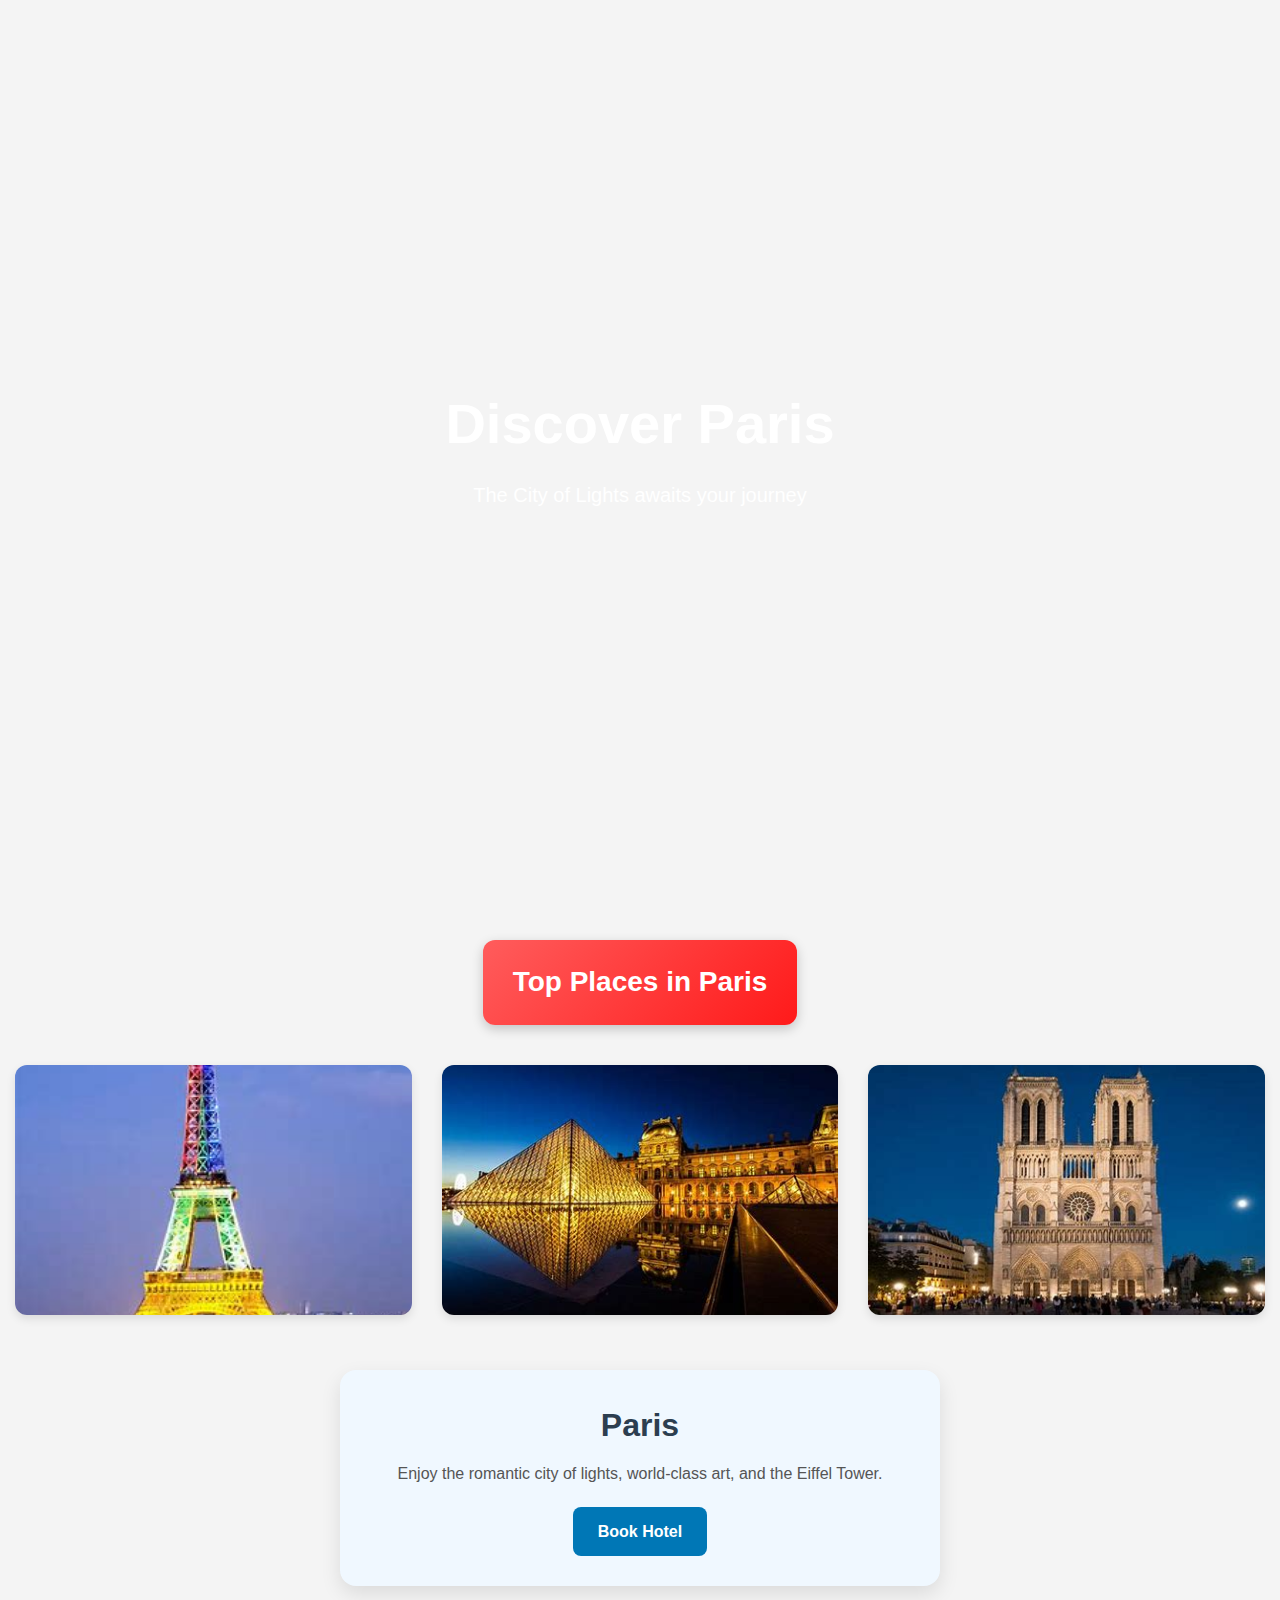
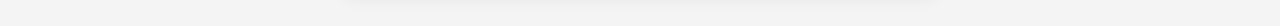
<file: paris.html>
<!DOCTYPE html>
<html lang="en">
<head>
  <meta charset="UTF-8" />
  <meta name="viewport" content="width=device-width, initial-scale=1.0"/>
  <title>Paris - TRAVELO</title>
  <link rel="stylesheet" href="style.css" />
</head>
<body>
  <section class="hero" style="background-image: url('https://wallpapercave.com/wp/wp4780230.jpg');">
    <h1>Discover Paris</h1>
    <p>The City of Lights awaits your journey</p>
  </section>

  <section class="destinations">
    <div class="section-title-box">
    <h2>Top Places in Paris</h2>
    </div>
    <div class="destination-grid">
      <div class="destination-card">
        <img src="images/paris1.jpg" />
        <div class="destination-overlay">
        <h4>Eiffel Tower</h4>
        <p>The iconic symbol of France offering breathtaking views of the city.</p>
      </div></div>

      <div class="destination-card">
        <img src="images/paris2.jpg" />
        <div class="destination-overlay">
        <h4>Louvre Museum</h4>
        <p>Home to the Mona Lisa and countless masterpieces of art and history.</p>
      </div></div>

      <div class="destination-card">
        <img src="images/paris3.jpg" />
        <div class="destination-overlay">
        <h4>Notre-Dame Cathedral</h4>
        <p>A masterpiece of Gothic architecture with centuries of history and beauty.</p>
      </div></div>
    </div>
  </section>
  <div class="destination-details">
    <h2>Paris</h2>
    <p>Enjoy the romantic city of lights, world-class art, and the Eiffel Tower.</p>
    <a href="hotel.html?destination=Paris" class="book-hotel-btn">Book Hotel</a>
  </div>
  
</body>
</html>
</file>
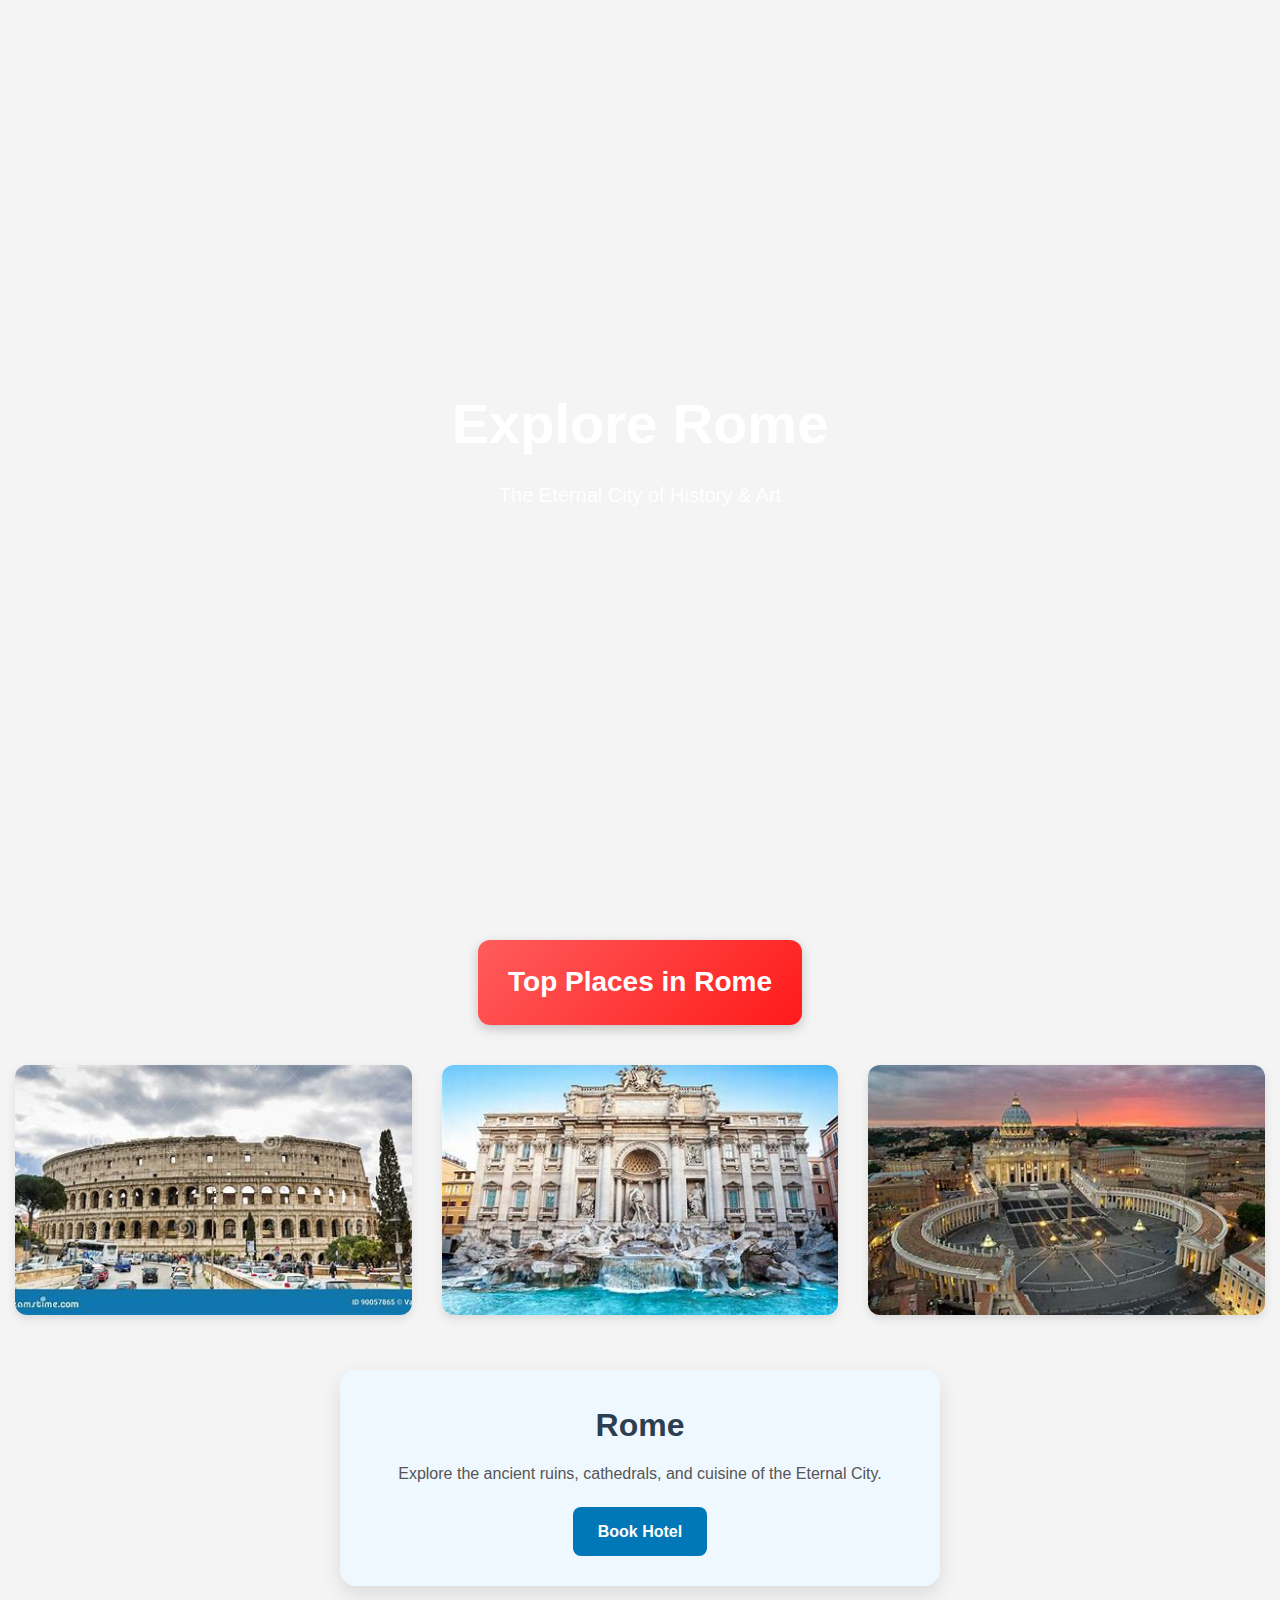
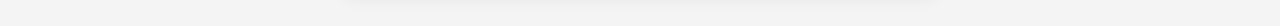
<file: rome.html>
<!DOCTYPE html>
<html lang="en">
<head>
  <meta charset="UTF-8" />
  <meta name="viewport" content="width=device-width, initial-scale=1.0"/>
  <title>Rome - TRAVELO</title>
  <link rel="stylesheet" href="style.css" />
</head>
<body>
  <section class="hero" style="background-image: url('https://images.ctfassets.net/qr8kennq1pom/agHMHhf6AHsSKOVqih38c/ad9ccbd550678f37b1f734b0c59d1ef6/photoholgic-pi8FCHYV6vU-unsplash.jpg?fm=jpg&fl=progressive&q=70');">
    <h1>Explore Rome</h1>
    <p>The Eternal City of History & Art</p>
  </section>

  <section class="destinations">
    <div class="section-title-box">
    <h2>Top Places in Rome</h2>
    </div>
    <div class="destination-grid">
      <div class="destination-card">
        <img src="images/rome1.jpg" alt="Colosseum" />
        <div class="destination-overlay">
        <h4>Colosseum</h4>
        <p>Iconic Roman amphitheater that hosted gladiator battles and historic events.</p>
      </div></div>

      <div class="destination-card">
        <img src="images/rome2.jpg" />
        <div class="destination-overlay">
        <h4>Trevi Fountain</h4>
        <p>Baroque masterpiece where you toss a coin and wish to return to Rome.</p>
      </div></div>

      <div class="destination-card">
        <img src="images/rome3.jpg" />
        <div class="destination-overlay">
        <h4>Vatican City</h4>
        <p>World's smallest country with St. Peter's Basilica and the Sistine Chapel.</p>
      </div></div>
    </div>
  </section>
  <div class="destination-details">
    <h2>Rome</h2>
    <p>Explore the ancient ruins, cathedrals, and cuisine of the Eternal City.</p>
    <a href="hotel.html?destination=Rome" class="book-hotel-btn">Book Hotel</a>
  </div>
</body>
</html>
</file>
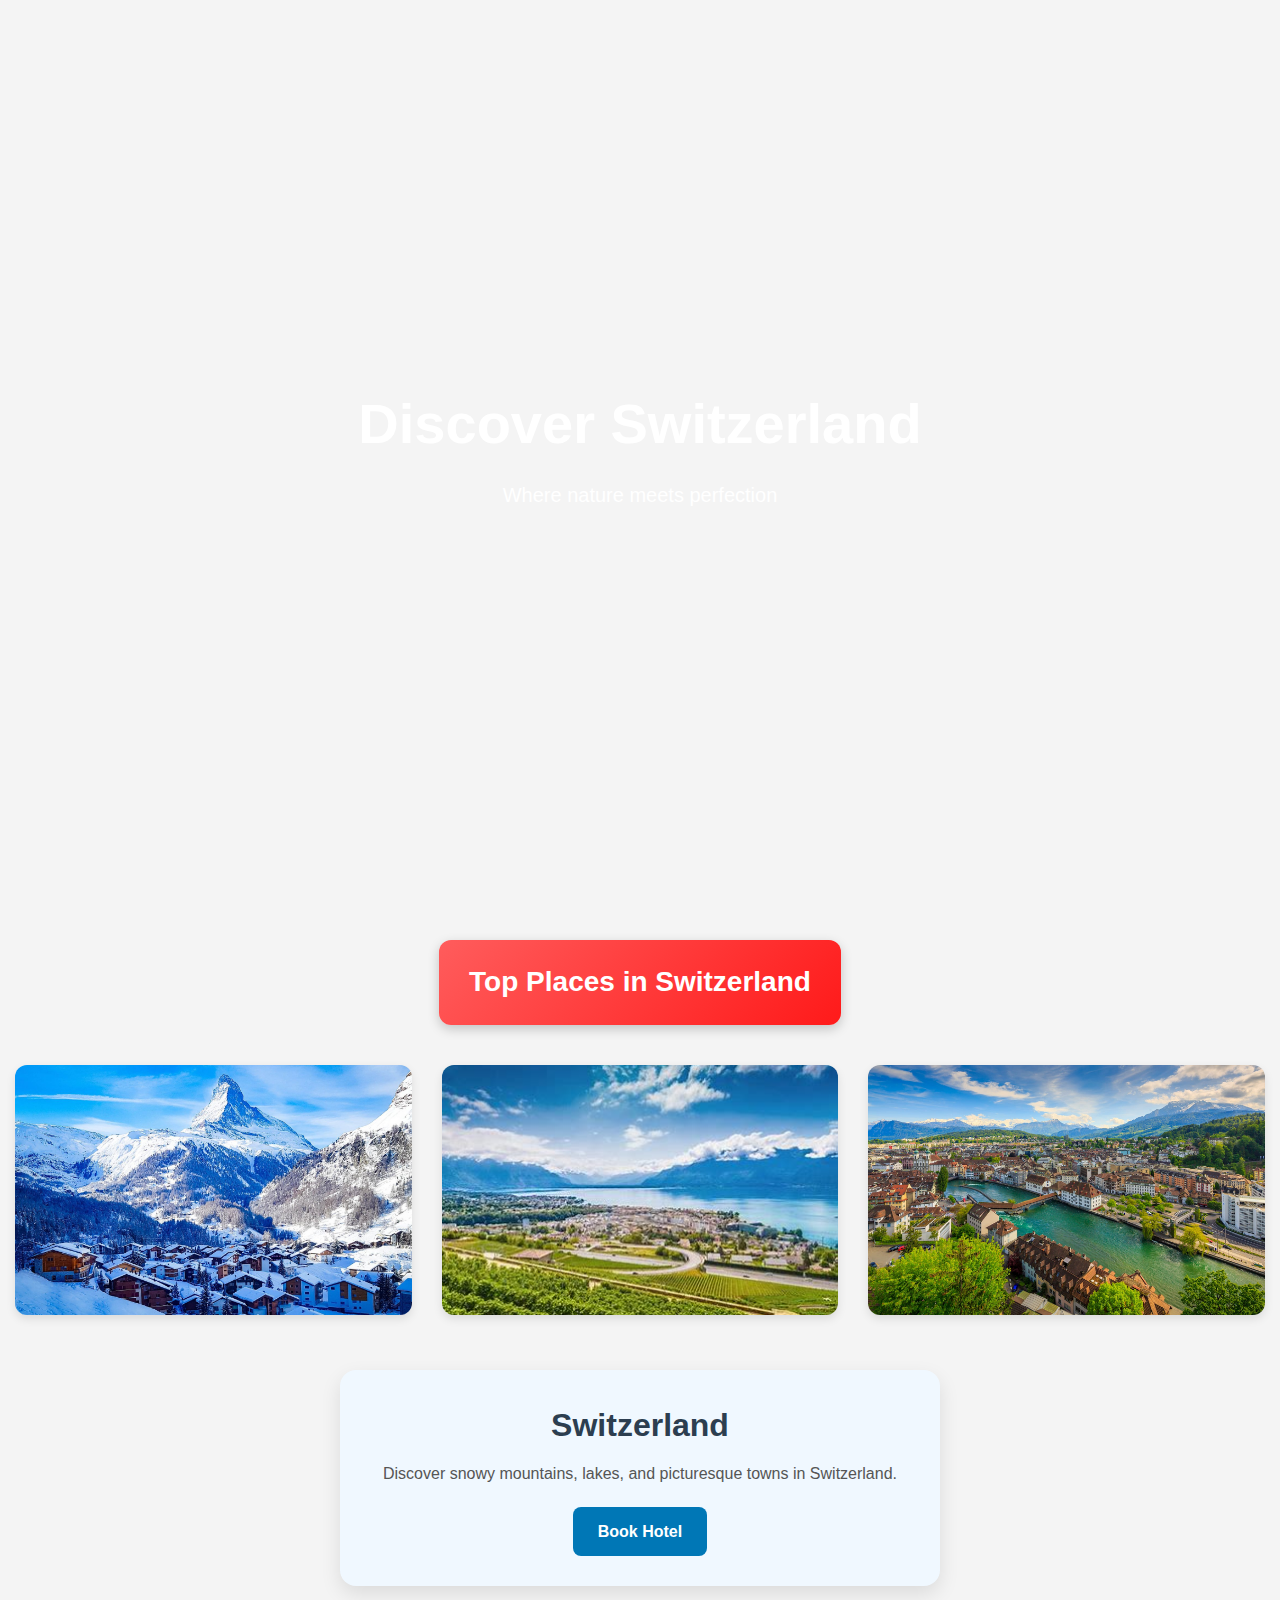
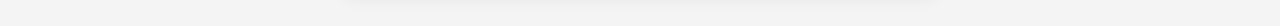
<file: switzerland.html>
<!DOCTYPE html>
<html lang="en">
<head>
  <meta charset="UTF-8" />
  <meta name="viewport" content="width=device-width, initial-scale=1.0"/>
  <title>Switzerland - TRAVELO</title>
  <link rel="stylesheet" href="style.css" />
</head>
<body>
  <section class="hero" style="background-image: url('https://i2.wp.com/www.bms.co.in/wp-content/uploads/2014/08/switzerland.jpg');">
    <h1>Discover Switzerland</h1>
    <p>Where nature meets perfection</p>
  </section>

  <section class="destinations">
    <div class="section-title-box">
    <h2>Top Places in Switzerland</h2>
    </div>
    <div class="destination-grid">
      <div class="destination-card">
        <img src="images/switzerland1.jpeg" alt="Zermatt & Matterhorn" />
        <div class="destination-overlay">
        <h4>Zermatt & Matterhorn</h4>
        <p>Experience the beauty of the Alps and the iconic Matterhorn peak in Zermatt.</p>
      </div></div>

      <div class="destination-card">
        <img src="images/switzerland2.jpg" alt="Lake Geneva" />
        <div class="destination-overlay">
        <h4>Lake Geneva</h4>
        <p>Stunning lake views surrounded by vineyards and charming Swiss towns like Montreux.</p>
      </div></div>

      <div class="destination-card">
        <img src="images/switzerland3.jpg" alt="Lucerne" />
        <div class="destination-overlay">
        <h4>Lucerne</h4>
        <p>Charming medieval city with a stunning lake and the famous Chapel Bridge.</p>
      </div></div>
    </div>
  </section>
  <div class="destination-details">
    <h2>Switzerland</h2>
    <p>Discover snowy mountains, lakes, and picturesque towns in Switzerland.</p>
    <a href="hotel.html?destination=Switzerland" class="book-hotel-btn">Book Hotel</a>
  </div>
</body>
</html>
</file>
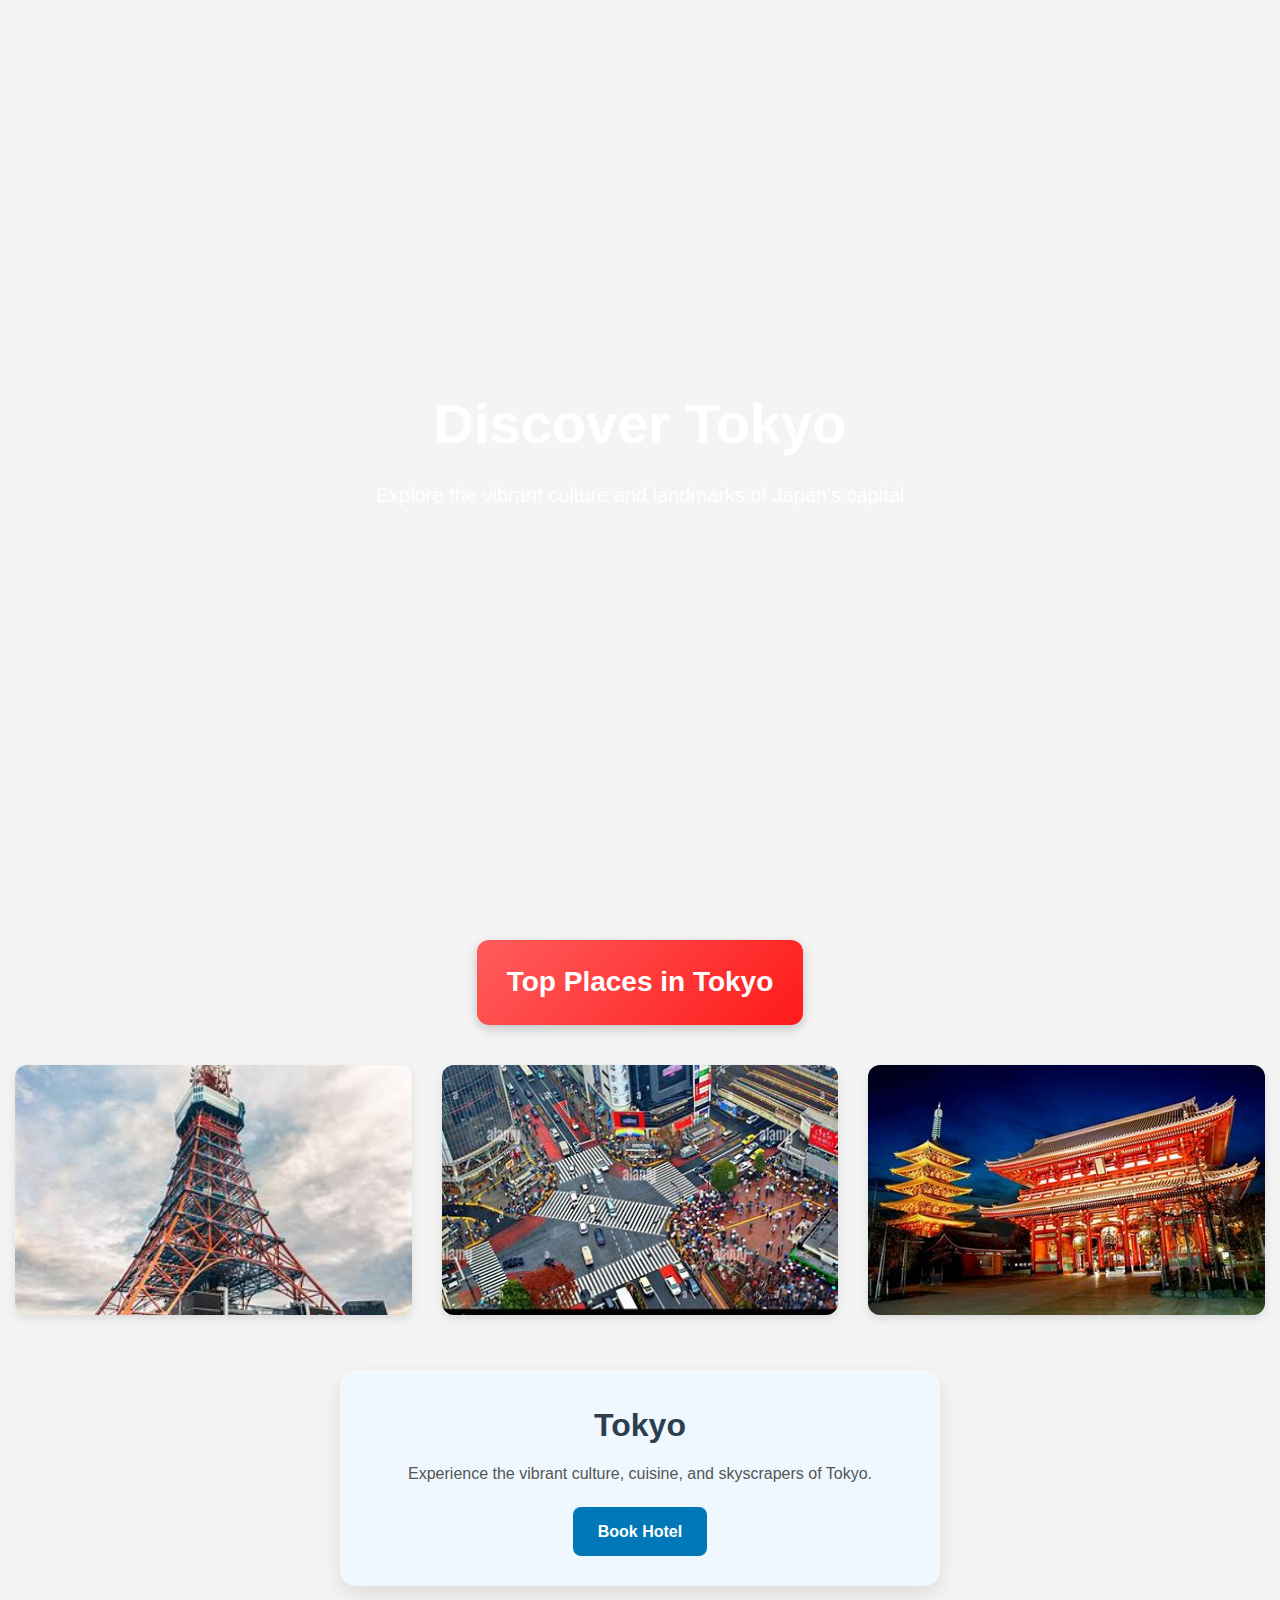
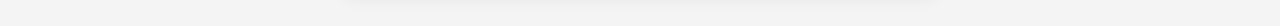
<file: tokyo.html>
<!DOCTYPE html>
<html lang="en">
<head>
  <meta charset="UTF-8">
  <title>Tokyo - Places to Visit</title>
  <link rel="stylesheet" href="style.css">
</head>
<body>

  <!-- Hero Section -->
  <section class="hero" style="background: url('https://hdqwalls.com/wallpapers/tokyo-tower-0u.jpg') center center / cover no-repeat;">
    <h1>Discover Tokyo</h1>
    <p>Explore the vibrant culture and landmarks of Japan's capital</p>
  </section>

  <!-- Places Section -->
  <section class="destinations">
    <div class="section-title-box">
      <h2>Top Places in Tokyo</h2>
    </div>
    <div class="destination-grid">

      <div class="destination-card">
        <img src="images/tokyo1.jpg" alt="Tokyo Tower">
        <h4>Tokyo Tower</h4>
        <div class="destination-overlay">
          <h4>Tokyo Tower</h4>

          <p>An iconic red-and-white tower with stunning panoramic views of the city skyline.</p>
        </div>
      </div>

      <div class="destination-card">
        <img src="images/tokyo2.jpg" alt="Shibuya Crossing">
        <h4>Shibuya Crossing</h4>
        <div class="destination-overlay">
          <h4>Shibuya Crossing</h4>
          <p>Known as the busiest pedestrian crossing in the world—full of Tokyo's vibrant life.</p>
        </div>
      </div>

      <div class="destination-card">
        <img src="images/tokyo3.jpg" alt="Senso-ji Temple">
        <h4>Senso-ji Temple</h4>
        <div class="destination-overlay">
          <h4>Senso-ji Temple</h4>

          <p>Tokyo's oldest Buddhist temple in Asakusa, filled with culture and tradition.</p>
        </div>
      </div>

    </div>
  </section>
  <div class="destination-details">
    <h2>Tokyo</h2>
    <p>Experience the vibrant culture, cuisine, and skyscrapers of Tokyo.</p>
    <a href="hotel.html?destination=Tokyo" class="book-hotel-btn">Book Hotel</a>
  </div>
  
</body>
</html>
</file>
<file: style.css>
/* Global Styles */
* {
    margin: 0;
    padding: 0;
    box-sizing: border-box;
  }
  
  body {
    font-family: 'Nunito', sans-serif;
    background-color: #f4f4f4;
    color: #333;
    line-height: 1.6;
  }
  
  a {
    text-decoration: none;
    color: inherit;
  }
  
  ul {
    list-style-type: none;
  }

  /* Hero Section */
  .hero {
    background: url('https://getwallpapers.com/wallpaper/full/a/1/6/904876-most-beautiful-beach-wallpaper-2496x1518-photos.jpg') center center no-repeat;
    background-size: cover;
    height: 100vh;
    display: flex;
    flex-direction: column;
    justify-content: center;
    align-items: center;
    color: white;
    text-align: center;
    padding: 20px;
    
  }
  
  .hero h1 {
    font-size: 56px;
    font-weight: 700;
    margin-bottom: 10px;
  }
  
  .hero p {
    font-size: 20px;
    margin-bottom: 10px;
  }

  /* Destinations Section */
/* Destination Card Container */
.destination-card {
    position: relative;
    border-radius: 12px;
    overflow: hidden;
    box-shadow: 0 4px 10px rgba(0, 0, 0, 0.1);
    cursor: pointer;
    height: 250px; /* You can adjust height as needed */
    transition: transform 0.3s ease;
  }
  
  /* Image Styling */
  .destination-card img {
    width: 100%;
    height: 100%;
    object-fit: cover;
    display: block;
    transition: transform 0.5s ease;
  }
  
  /* Image zoom effect on hover */
  .destination-card:hover img {
    transform: scale(1.1);
  }
  .destination-grid {
    display: grid;
    grid-template-columns: repeat(3, 1fr); 
    padding-bottom:15px;
    padding-left: 15px;
    padding-right: 15px;
    gap: 30px;
    /* padding: 0 20px; */
  }
  
  /* Title shown initially */
  .destination-card h4 {
    position: center;
    bottom: 10px;
    left: 0;
    width: 100%;
    color: white;
    font-size: 1.2rem;
    font-weight: bold;
    text-shadow: 1px 1px 3px rgba(0, 0, 0, 0.7);
    z-index: 1;
  }
  
  /* Overlay shutter effect */
  .destination-overlay {
    position: absolute;
    bottom: -100%;
    left: 0;
    width: 100%;
    height: 100%;
    backdrop-filter: blur(6px);
    background-color: rgba(0, 0, 0, 0.5);
    color: white;
    padding: 20px;
    transition: bottom 0.4s ease;
    display: flex;
    flex-direction: column;
    justify-content: center;
    align-items: center;
    text-align: center;
    z-index: 2;
  }
  
  /* Hover effect to reveal overlay */
  .destination-card:hover .destination-overlay {
    bottom: 0;
  }
  
  /* Overlay Text Styling */
  .destination-overlay h4 {
    font-size: 22px;
    margin-bottom: 10px;
  }
  
  .destination-overlay p {
    font-size: 16px;
    line-height: 1.5;
  }

  .section-title-box {
    background: linear-gradient(135deg, #ff5c5c, #ff1a1a);
    color: white;
    padding: 20px 30px;
    margin: 40px auto;
    border-radius: 12px;
    text-align: center;
    width: fit-content;
    box-shadow: 0 4px 12px rgba(0, 0, 0, 0.2);
    font-family: 'Arial', sans-serif;
  }
  
  .section-title-box h2 {
    font-size: 28px;
    margin: 0;
    font-weight: bold;
  }
  
  .destination-details {
    background: #f0f8ff;
    padding: 30px;
    margin: 40px auto;
    border-radius: 16px;
    box-shadow: 0 8px 20px rgba(0, 0, 0, 0.1);
    max-width: 600px;
    text-align: center;
    font-family: 'Segoe UI', sans-serif;
  }
  
  .destination-details h2 {
    font-size: 2rem;
    color: #2c3e50;
    margin-bottom: 10px;
  }
  
  .destination-details p {
    font-size: 1rem;
    color: #555;
    margin-bottom: 20px;
    line-height: 1.6;
  }
  
  .book-hotel-btn {
    display: inline-block;
    background-color: #0077b6;
    color: white;
    padding: 12px 25px;
    border-radius: 8px;
    text-decoration: none;
    font-weight: bold;
    transition: background 0.3s ease;
  }
  
  .book-hotel-btn:hover {
    background-color: #023e8a;
  }
</file>
<file: holiday.css>
/* Global Styles */
body {
  font-family: Arial, sans-serif;
  margin: 0;
  padding: 0;
  background: #f7f7f7;
}

.container {
  width: 90%;
  margin: auto;
}

.logo {
    display: flex;
    align-items: center;
    gap: 1px;
    font-size: 28px;
    font-weight: bold;
    color: black;
    z-index: 1002;
    padding-left: 10px;
  }
  
  .logo img {
    height: 60px;
    width: auto;
    object-fit: contain;
  }

h2.section-title {
  text-align: center;
  font-size: 36px;
  margin-bottom: 30px;
}

/* Holiday Packages Section */
#holiday-packages {
  padding: 60px 0;
  background: #fff;
}

.package-cards {
  display: flex;
  justify-content: space-around;
  gap: 30px;
  flex-wrap: wrap;
}

.package-card {
  width: 30%;
  background: #fff;
  border-radius: 15px;
  box-shadow: 0 4px 12px rgba(0, 0, 0, 0.1);
  transition: transform 0.3s ease;
}

.package-card:hover {
  transform: scale(1.05);
}

.package-image {
    height: 200px;
    overflow: hidden;
    border-top-left-radius: 15px;
    border-top-right-radius: 15px;
  }
  
  .package-image img {
    width: 100%;
    height: 100%;
    object-fit: cover;
    display: block;
  }

.package-info {
  padding: 20px;
}

.package-name {
  font-size: 24px;
  font-weight: bold;
  color: #333;
}

.duration {
  font-size: 18px;
  color: #888;
  margin: 10px 0;
}

.inclusions {
  list-style-type: none;
  padding: 0;
}

.inclusions li {
  font-size: 16px;
  margin-bottom: 5px;
}

.price {
  font-size: 20px;
  color: #27ae60;
  font-weight: bold;
  margin-top: 15px;
}

.btn {
  display: inline-block;
  background: #27ae60;
  color: white;
  padding: 12px 20px;
  border-radius: 5px;
  text-decoration: none;
  margin-top: 20px;
  text-align: center;
}

.btn:hover {
  background: #2ecc71;
}

#book-now {
  background: #27ae60;
  color: white;
  text-align: center;
  padding: 5px 0;
  margin-top: 60px;
  /* border-radius: 15px; */
}

#book-now h3 {
  font-size: 28px;
}


/* Animations */
.package-card {
  opacity: 0;
  transform: translateY(20px);
  animation: fadeInUp 0.5s ease-out forwards;
}

.package-card:nth-child(1) {
  animation-delay: 0.3s;
}

.package-card:nth-child(2) {
  animation-delay: 0.6s;
}

.package-card:nth-child(3) {
  animation-delay: 0.9s;
}

.package-card:nth-child(4) {
  animation-delay: 1.2s;
}

.package-card:nth-child(5) {
  animation-delay: 1.5s;
}

.package-card:nth-child(6) {
  animation-delay: 1.8s;
}

@keyframes fadeInUp {
  to {
    opacity: 1;
    transform: translateY(0);
  }
}
 /* Modal */
 .modal {
  display: none;
  position: fixed;
  z-index: 1000;
  left: 0; top: 0;
  width: 100%;
  height: 100%;
  overflow: auto;
  background-color: rgba(0,0,0,0.6);
}

.modal-content {
  background-color: #fff;
  margin: 10% auto;
  padding: 30px;
  border-radius: 12px;
  width: 90%;
  max-width: 500px;
  box-shadow: 0 6px 20px rgba(0,0,0,0.2);
  position: relative;
  animation: fadeIn 0.5s ease;
}

@keyframes fadeIn {
  from {opacity: 0; transform: translateY(-20px);}
  to {opacity: 1; transform: translateY(0);}
}

.modal-content h2 {
  margin-top: 0;
}

.modal-content input,
.modal-content textarea {
  width: 100%;
  padding: 10px;
  margin: 10px 0 15px;
  border: 1px solid #ccc;
  border-radius: 8px;
}

.modal-content .submit-btn {
  background: #28a745;
  color: white;
  border: none;
  padding: 10px 18px;
  cursor: pointer;
  border-radius: 8px;
  font-size: 16px;
}

.close-btn {
  position: absolute;
  top: 15px;
  right: 20px;
  font-size: 24px;
  color: #555;
  cursor: pointer;
}

.close-btn:hover {
  color: #000;
}

.success-msg {
  color: green;
  margin-top: 10px;
}
</file>
<file: hotel.css>
/* General styles */
body {
  font-family: Arial, sans-serif;
  margin: 0;
  padding: 0;
  background-color: #f4f4f4;
}

h1, h2, h3, h4 {
  color: #333;
}

.logo {
  display: flex;
  align-items: center;
  gap: 1px;
  font-size: 28px;
  font-weight: bold;
  color: black;
  z-index: 1002;
  padding-left: 10px;
}

.logo img {
  height: 60px;
  width: auto;
  object-fit: contain;
}

/* Section styles */
#services {
  padding: 40px;
  background-color: #fff;
}

#services .service-card {
  margin: 20px 0;
  padding: 30px;
  background-color: #e6e6e6;
  border-radius: 10px;
}

#services h3 {
  margin-bottom: 20px;
  text-align: center;
  color: rgb(0, 0, 0);
  font-size: 30px;
  font-weight: bold;
}
p {
  text-align: center;;
}
/* Hotel Cards */
.hotel-container {
  display: flex;
  flex-wrap: wrap;
  gap: 20px;
  justify-content: center;
}

.hotel-card {
  background-color: #fff;
  border-radius: 8px;
  width: 300px;
  padding: 20px;
  box-shadow: 0 2px 10px rgba(0, 0, 0, 0.1);
  text-align: center;
}

.hotel-card img {
  width: 100%;
  border-radius: 8px;
  height: 200px;
  object-fit: cover;
  margin-bottom: 15px;
}

.hotel-card h4 {
  font-size: 20px;
  margin: 10px 0;
}

.hotel-card p {
  color: #777;
  font-size: 16px;
  margin-bottom: 15px;
}

.hotel-card button {
  background-color: #ff7b00;
  color: white;
  border: none;
  padding: 10px;
  font-size: 16px;
  cursor: pointer;
  border-radius: 5px;
  width: 100%;
}

.hotel-card button:hover {
  background-color: #ff5c00;
}

/* Booking Form */
.booking-form {
  position: fixed;
  top: 0;
  left: 0;
  width: 100%;
  height: 100%;
  background-color: rgba(0, 0, 0, 0.5);
  display: flex;
  justify-content: center;
  align-items: center;
  z-index: 1000;
}

.booking-form form {
  background-color: #fff;
  padding: 30px;
  border-radius: 10px;
  width: 400px;
  box-shadow: 0 4px 10px rgba(0, 0, 0, 0.2);
}

.booking-form h3 {
  text-align: center;
  margin-bottom: 20px;
}

.booking-form label {
  display: block;
  font-size: 16px;
  margin-bottom: 5px;
  margin-top: 10px;
}

.booking-form input[type="date"],
.booking-form input[type="number"] {
  width: 100%;
  padding: 10px;
  margin-bottom: 20px;
  border-radius: 5px;
  border: 1px solid #ddd;
  font-size: 16px;
}

.booking-form #totalPrice {
  text-align: center;
  font-size: 18px;
  font-weight: bold;
  margin-bottom: 20px;
}

.booking-form .confirm-booking {
  background-color: #ff7b00;
  color: white;
  padding: 12px;
  width: 100%;
  font-size: 18px;
  border: none;
  cursor: pointer;
  border-radius: 5px;
}

.booking-form .confirm-booking:hover {
  background-color: #ff5c00;
}

.booking-form .cancel-booking {
  background-color: #ddd;
  color: black;
  padding: 12px;
  width: 100%;
  font-size: 18px;
  border: none;
  cursor: pointer;
  border-radius: 5px;
  margin-top: 10px;
}

.booking-form .cancel-booking:hover {
  background-color: #bbb;
}

/* Media Query for Mobile Devices */
@media (max-width: 768px) {
  .hotel-container {
    flex-direction: column;
    align-items: center;
  }

  .hotel-card {
    width: 80%;
    margin-bottom: 20px;
  }

  .booking-form form {
    width: 90%;
  }
}
</file>
